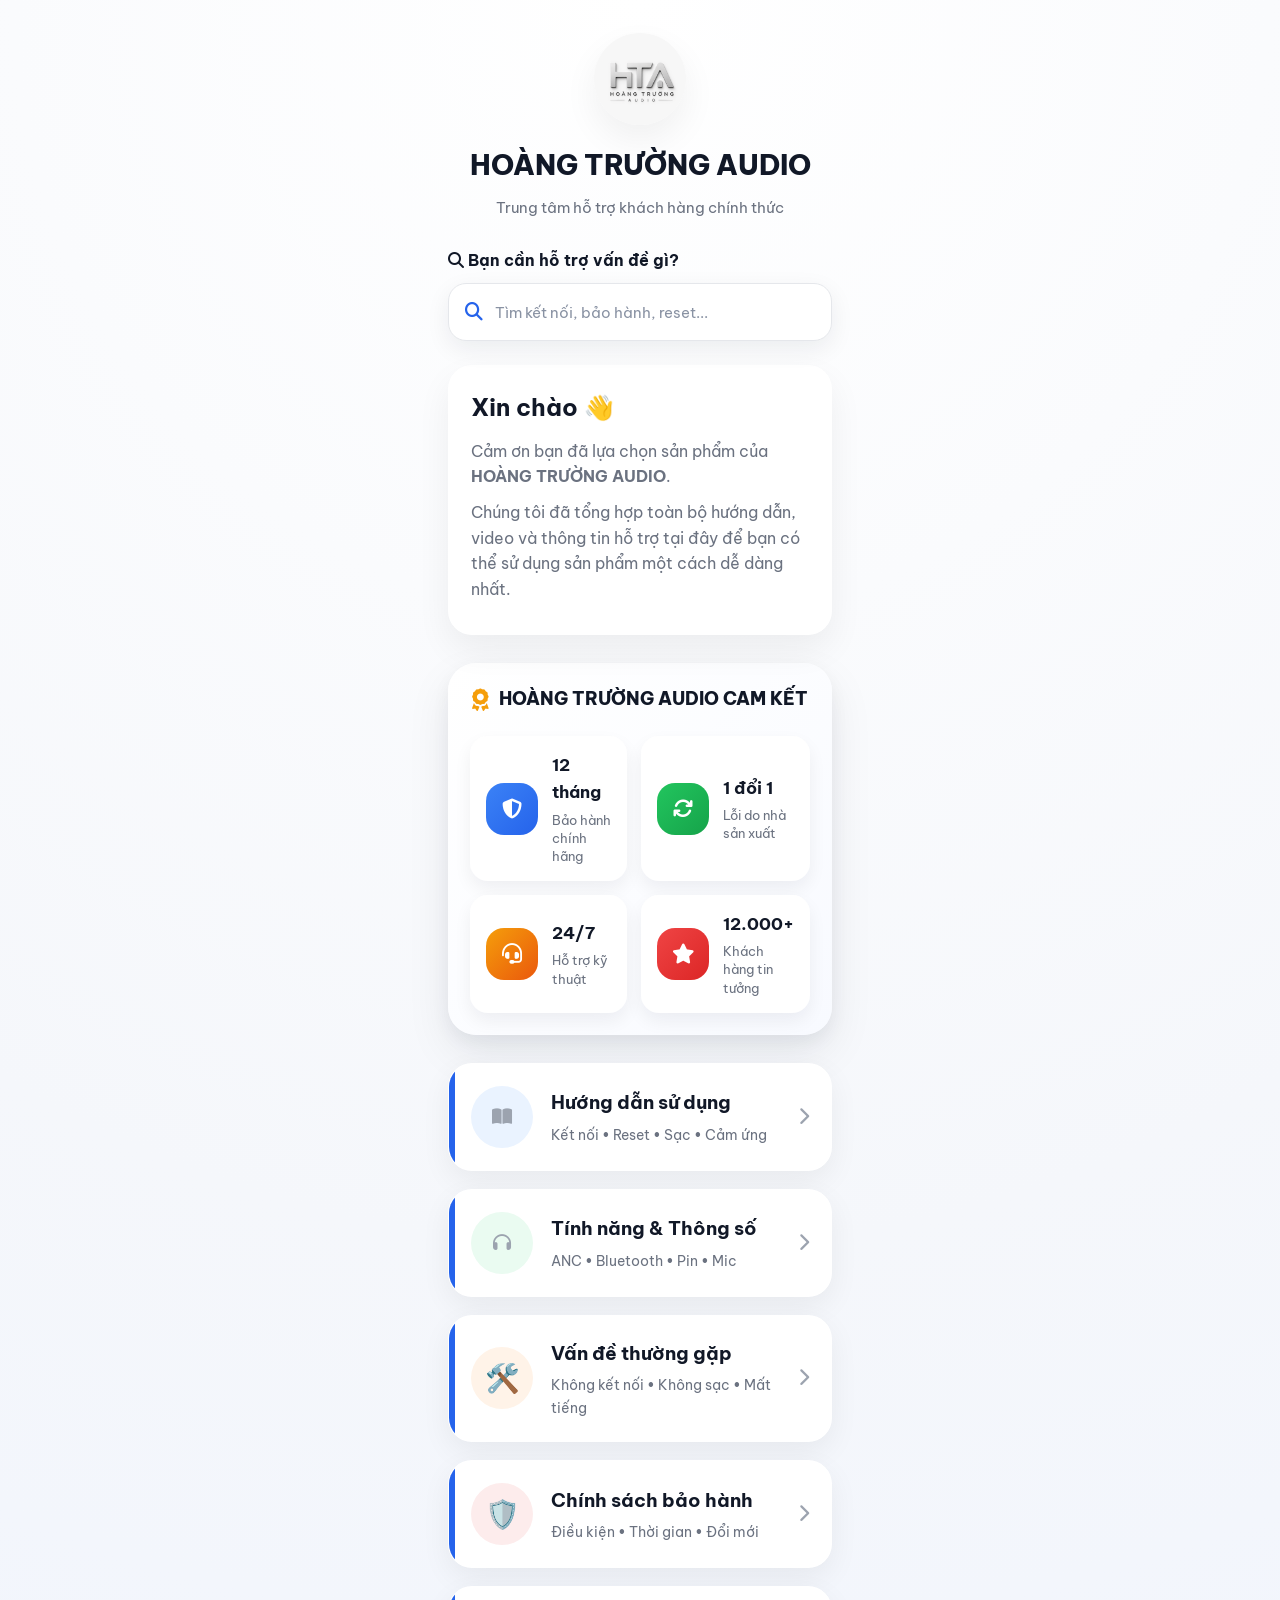
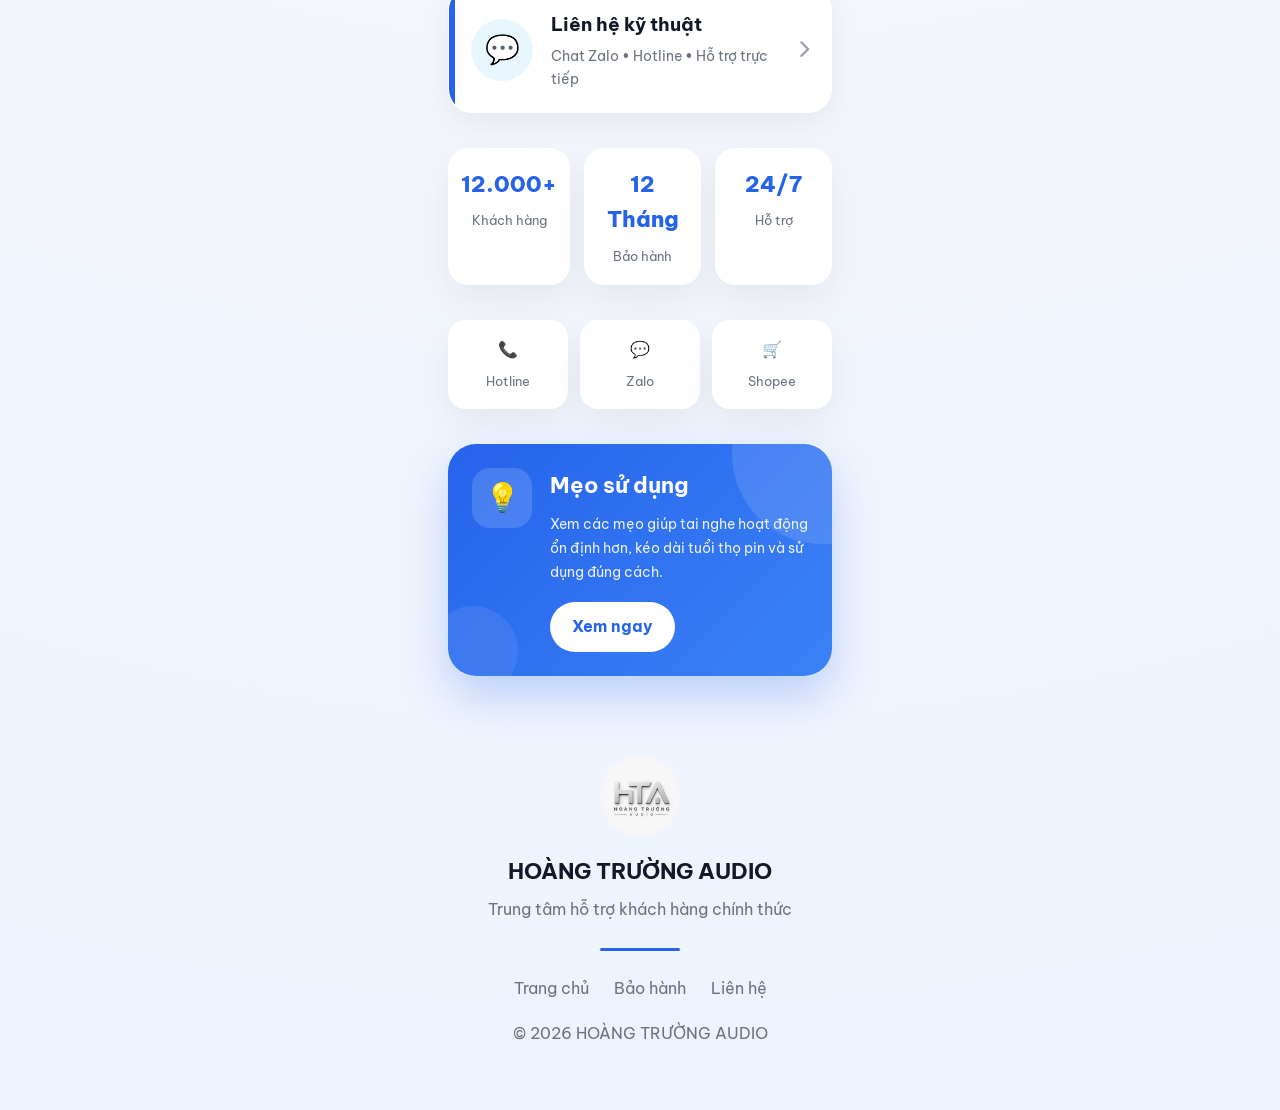
<file: index.html>
<!DOCTYPE html>
<html lang="vi">

<head>

    <meta charset="UTF-8">

    <meta name="viewport" content="width=device-width, initial-scale=1.0">

    <title>HOÀNG TRƯỜNG AUDIO | Trung tâm hỗ trợ khách hàng</title>

    <meta name="description"
        content="Trung tâm hỗ trợ chính thức của HOÀNG TRƯỜNG AUDIO. Hướng dẫn sử dụng, khắc phục sự cố, bảo hành và liên hệ kỹ thuật.">

    <meta name="theme-color" content="#2563EB">

    <!-- Google Font -->

    <link rel="preconnect" href="https://fonts.googleapis.com">

    <link rel="preconnect" href="https://fonts.gstatic.com" crossorigin>

    <link href="https://fonts.googleapis.com/css2?family=Be+Vietnam+Pro:wght@300;400;500;600;700;800&display=swap"
        rel="stylesheet">

    <!-- Font Awesome -->

    <link rel="stylesheet"
        href="https://cdnjs.cloudflare.com/ajax/libs/font-awesome/6.7.2/css/all.min.css">

    <!-- CSS -->

    <link rel="stylesheet" href="assets/css/style.css">


    <!-- HTA SMART SEARCH: styles -->
    <style>
      .hta-search{position:relative;margin:20px 0 24px;z-index:30;text-align:left}
      .hta-search label{display:block;font-size:16px;font-weight:700;color:#111827;margin:0 0 10px}
      .hta-search-field{display:flex;align-items:center;gap:12px;background:#fff;border:1px solid #e5e7eb;border-radius:18px;padding:0 16px;box-shadow:0 8px 25px rgba(15,23,42,.07)}
      .hta-search-field:focus-within{border-color:#2563eb;box-shadow:0 0 0 3px rgba(37,99,235,.12)}
      .hta-search-field>i{color:#2563eb;font-size:18px}
      #htaSearch{width:100%;min-width:0;height:56px;border:0;outline:0;background:transparent;font:inherit;font-size:15px;color:#111827}
      #htaSearch::placeholder{color:#8992a3}
      .hta-results{position:absolute;left:0;right:0;top:100%;margin-top:8px;max-height:340px;overflow:auto;background:#fff;border:1px solid #e5e7eb;border-radius:18px;box-shadow:0 18px 42px rgba(15,23,42,.16);padding:6px}
      .hta-results[hidden]{display:none}
      .hta-result{display:flex;align-items:center;gap:12px;padding:12px;border-radius:12px;text-decoration:none;color:#111827}
      .hta-result:hover,.hta-result:focus-visible{background:#eff6ff;outline:none}
      .hta-result>i{width:24px;text-align:center;color:#2563eb;font-size:18px;flex-shrink:0}
      .hta-result-text{display:block;min-width:0;flex:1}
      .hta-result-text strong{display:block;font-size:14px;font-weight:700;line-height:1.4}
      .hta-result-text small{display:block;color:#64748b;font-size:12px;margin-top:3px;line-height:1.4}
      .hta-empty{padding:15px;font-size:13px;color:#64748b;line-height:1.6}
      .hta-advice{padding:12px 14px;margin:5px 4px 8px;border-radius:13px;background:#eff6ff;color:#1e3a8a;font-size:13px;line-height:1.6}
      .hta-advice strong{display:block;margin-bottom:4px}
      .hta-advice p{margin:0}
      .hta-hint{padding:7px 12px;color:#64748b;font-size:12px}
      @media(max-width:400px){.hta-search label{font-size:15px}#htaSearch{font-size:14px}}
    </style>

    <link rel="icon" href="assets/images/favicon.png">
</head>

<body>

<div class="container">

<!-- ===========================
        HEADER
=========================== -->

<header class="hero">

    <div class="logo">

        <img src="assets/images/logo.png"
            alt="HOÀNG TRƯỜNG AUDIO">

    </div>

    <h1>

        HOÀNG TRƯỜNG AUDIO

    </h1>

    <p>

        Trung tâm hỗ trợ khách hàng chính thức

    </p>

</header>

<!-- ===========================
        WELCOME
=========================== -->


<!-- HTA SMART SEARCH: start -->
<section class="hta-search" role="search" aria-label="Tìm kiếm hỗ trợ">
  <label for="htaSearch"><i class="fa-solid fa-magnifying-glass" aria-hidden="true"></i> Bạn cần hỗ trợ vấn đề gì?</label>
  <div class="hta-search-field">
    <i class="fa-solid fa-magnifying-glass" aria-hidden="true"></i>
    <input id="htaSearch" type="search" placeholder="Tìm kết nối, bảo hành, reset..." autocomplete="off" aria-controls="htaResults" aria-expanded="false" />
  </div>
  <div id="htaResults" class="hta-results" hidden aria-label="Gợi ý tìm kiếm"></div>
</section>
<!-- HTA SMART SEARCH: end -->

<section class="welcome">

    <h2>

        Xin chào 👋

    </h2>

    <p>

        Cảm ơn bạn đã lựa chọn sản phẩm của
        <strong>HOÀNG TRƯỜNG AUDIO</strong>.

    </p>

    <p>

        Chúng tôi đã tổng hợp toàn bộ hướng dẫn,
        video và thông tin hỗ trợ tại đây để
        bạn có thể sử dụng sản phẩm một cách
        dễ dàng nhất.

    </p>

</section>

<!-- ===========================
CAM KẾT DỊCH VỤ
=========================== -->

<section class="service-banner">

    <div class="service-title">

        <i class="fa-solid fa-award"></i>

        <span>HOÀNG TRƯỜNG AUDIO CAM KẾT</span>

    </div>

    <div class="service-grid">

        <div class="service-item">

            <div class="service-icon blue">

                <i class="fa-solid fa-shield-halved"></i>

            </div>

            <div>

                <h4>12 tháng</h4>

                <p>Bảo hành chính hãng</p>

            </div>

        </div>

        <div class="service-item">

            <div class="service-icon green">

                <i class="fa-solid fa-arrows-rotate"></i>

            </div>

            <div>

                <h4>1 đổi 1</h4>

                <p>Lỗi do nhà sản xuất</p>

            </div>

        </div>

        <div class="service-item">

            <div class="service-icon orange">

                <i class="fa-solid fa-headset"></i>

            </div>

            <div>

                <h4>24/7</h4>

                <p>Hỗ trợ kỹ thuật</p>

            </div>

        </div>

        <div class="service-item">

            <div class="service-icon red">

                <i class="fa-solid fa-star"></i>

            </div>

            <div>

                <h4>12.000+</h4>

                <p>Khách hàng tin tưởng</p>

            </div>

        </div>

    </div>

</section>

<!-- ===========================
        MENU
=========================== -->

<section class="menu">

    <a href="huong-dan.html" class="menu-card">

        <div class="menu-left">

            <div class="menu-icon blue">

                <i class="fa-solid fa-book-open"></i>

            </div>

            <div>

                <h3>

                    Hướng dẫn sử dụng

                </h3>

                <p>

                    Kết nối • Reset • Sạc • Cảm ứng

                </p>

            </div>

        </div>

        <i class="fa-solid fa-chevron-right"></i>

    </a>



    <a href="thong-so.html" class="menu-card">

        <div class="menu-left">

            <div class="menu-icon green">

                <i class="fa-solid fa-headphones"></i>

            </div>

            <div>

                <h3>

                    Tính năng & Thông số

                </h3>

                <p>

                    ANC • Bluetooth • Pin • Mic

                </p>

            </div>

        </div>

        <i class="fa-solid fa-chevron-right"></i>

    </a>
    <!-- ===========================
            MENU CARD 3
    =========================== -->

    <a href="van-de.html" class="menu-card">

        <div class="menu-left">

            <div class="menu-icon orange">

                🛠️

            </div>

            <div>

                <h3>

                    Vấn đề thường gặp

                </h3>

                <p>

                    Không kết nối • Không sạc • Mất tiếng

                </p>

            </div>

        </div>

        <i class="fa-solid fa-chevron-right"></i>

    </a>





    <!-- ===========================
            MENU CARD 4
    =========================== -->

    <a href="bao-hanh.html" class="menu-card">

        <div class="menu-left">

            <div class="menu-icon red">

                🛡️

            </div>

            <div>

                <h3>

                    Chính sách bảo hành

                </h3>

                <p>

                    Điều kiện • Thời gian • Đổi mới

                </p>

            </div>

        </div>

        <i class="fa-solid fa-chevron-right"></i>

    </a>





    <!-- ===========================
            MENU CARD 5
    =========================== -->

    <a href="lien-he.html" class="menu-card">

        <div class="menu-left">

            <div class="menu-icon zalo">

                💬

            </div>

            <div>

                <h3>

                    Liên hệ kỹ thuật

                </h3>

                <p>

                    Chat Zalo • Hotline • Hỗ trợ trực tiếp

                </p>

            </div>

        </div>

        <i class="fa-solid fa-chevron-right"></i>

    </a>

</section>





<!-- ===========================
        SERVICE
=========================== -->

<section class="service">

    <div class="service-card">

        <h2>

            12.000+

        </h2>

        <span>

            Khách hàng

        </span>

    </div>

    <div class="service-card">

        <h2>

            12 Tháng

        </h2>

        <span>

            Bảo hành

        </span>

    </div>

    <div class="service-card">

        <h2>

            24/7

        </h2>

        <span>

            Hỗ trợ

        </span>

    </div>

</section>





<!-- ===========================
        CONTACT BAR
=========================== -->

<section class="contact-bar">

    <a href="tel:0985500095">

        📞

        <span>

            Hotline

        </span>

    </a>

    <a href="https://zalo.me/0985500095">

        💬

        <span>

            Zalo

        </span>

    </a>

    <a href="https://shopee.vn/shop/1524073190">

        🛒

        <span>

            Shopee

        </span>

    </a>

</section>

<!-- ==========================================
        HỖ TRỢ NHANH
========================================== -->

<section class="tips">

    <div class="tips-box">

        <div class="tips-icon">
            💡
        </div>

        <div class="tips-content">

            <h3>Mẹo sử dụng</h3>

            <p>

                Xem các mẹo giúp tai nghe hoạt động ổn định hơn,
                kéo dài tuổi thọ pin và sử dụng đúng cách.

            </p>

            <a href="meo-su-dung.html" class="tips-button">

                Xem ngay

            </a>

        </div>

    </div>

</section>





<!-- ==========================================
        FOOTER
========================================== -->

<footer class="footer">

    <img src="assets/images/logo.png"
        alt="HOÀNG TRƯỜNG AUDIO">

    <h3>

        HOÀNG TRƯỜNG AUDIO

    </h3>

    <p>

        Trung tâm hỗ trợ khách hàng chính thức

    </p>

    <div class="footer-divider"></div>

    <div class="footer-links">

        <a href="index.html">

            Trang chủ

        </a>

        <a href="bao-hanh.html">

            Bảo hành

        </a>

        <a href="lien-he.html">

            Liên hệ

        </a>

    </div>

    <p class="copyright">

        © 2026 HOÀNG TRƯỜNG AUDIO

    </p>

</footer>

</div>

<script src="assets/js/app.js"></script>


<!-- HTA SMART SEARCH: script -->
<script>
(function () {
  'use strict';
  const input = document.getElementById('htaSearch');
  const results = document.getElementById('htaResults');
  if (!input || !results) return;

  // Các đường dẫn trang con giữ đúng theo menu của website hiện tại.
  const entries = [
    {title:'Hướng dẫn kết nối tai nghe',desc:'Kết nối iPhone, Android, Bluetooth',keywords:'ket noi bluetooth ghep doi iphone ios android tai nghe',url:'huong-dan.html#bluetooth',icon:'fa-headphones'},
    {title:'Cách reset tai nghe',desc:'Khôi phục và ghép nối lại',keywords:'reset khoi phuc cai dat lai tai nghe',url:'huong-dan.html#reset',icon:'fa-rotate'},
    {title:'Hướng dẫn sạc tai nghe',desc:'Sạc pin và hộp sạc',keywords:'sac pin hop sac sac khong vao',url:'huong-dan.html',icon:'fa-battery-half'},
    {title:'Hướng dẫn cảm ứng',desc:'Điều khiển và sử dụng tai nghe',keywords:'cam ung cham dieu khien nhac am luong',url:'huong-dan.html',icon:'fa-hand-pointer'},
    {title:'Tính năng & Thông số',desc:'ANC, Bluetooth, pin, mic',keywords:'tinh nang thong so san pham anc bluetooth pin mic',url:'thong-so.html',icon:'fa-headphones'},
    {title:'Vấn đề thường gặp',desc:'Không kết nối, không sạc, mất tiếng',keywords:'van de loi khong ket noi khong sac mat tieng',url:'van-de.html#bluetooth',icon:'fa-screwdriver-wrench'},
    {title:'Chính sách bảo hành',desc:'Điều kiện, thời gian, đổi mới',keywords:'bao hanh doi tra doi moi loi san xuat',url:'bao-hanh.html',icon:'fa-shield-halved'},
    {title:'Liên hệ kỹ thuật',desc:'Hotline, Zalo, hỗ trợ trực tiếp',keywords:'lien he ky thuat ho tro hotline zalo',url:'lien-he.html',icon:'fa-headset'},
    {title:'Mẹo sử dụng tai nghe',desc:'Giữ pin bền và sử dụng ổn định',keywords:'meo su dung pin ben bao quan',url:'meo-su-dung.html',icon:'fa-lightbulb'},
    {title:'Chat Zalo',desc:'Nhắn tin hỗ trợ khách hàng',keywords:'zalo chat nhan tin',url:'https://zalo.me/0985500095',icon:'fa-comments'},
    {title:'Facebook Messenger',desc:'Nhắn tin với cửa hàng',keywords:'facebook messenger fanpage',url:'https://m.me/103209069168975',icon:'fa-comment-dots'},
    {title:'Shopee',desc:'Ghé thăm cửa hàng',keywords:'shopee mua hang',url:'https://shopee.vn/shop/1524073190',icon:'fa-bag-shopping'},
    {title:'TikTok',desc:'Xem video và cửa hàng',keywords:'tiktok shop video',url:'https://www.tiktok.com/@hoangtruongstore',icon:'fa-play'}
  ];
  function normalize(value) {
    return value.toLocaleLowerCase('vi').normalize('NFD').replace(/[\u0300-\u036f]/g, '').replace(/đ/g, 'd').trim();
  }
  // Nhóm vấn đề được biên soạn sẵn, hoạt động offline, không gọi AI.
  const issues = [
    {title:'Tai nghe tự dừng nhạc khi đeo', desc:'Tắt tự động phát hiện tai nghe trên iPhone', words:['tu dung nhac','dung nhac','tu tam dung','thao tai','cam bien','phat hien tai nghe','deo long','nhac tu dung'], advice:'Nếu tai nghe tự tạm dừng nhạc khi đeo lỏng, hãy thử tắt Tự động phát hiện tai nghe trong Cài đặt → Bluetooth → (i) của tai nghe trên iPhone (nếu có tùy chọn).', url:'van-de.html#disconnect'},

    {title:'Tai nghe bị ngắt kết nối liên tục', desc:'Bluetooth chập chờn, âm thanh ngắt quãng', words:['ngat','dut quang','chap chon','mat ket noi','roi ket noi','tu ngat','ngat quang'], advice:'Thử sạc đầy tai nghe, giữ điện thoại ở gần, tắt rồi bật Bluetooth và ghép nối lại. Nếu vẫn bị ngắt, thử kết nối với điện thoại khác.', url:'van-de.html#disconnect'},
    {title:'Tai nghe chỉ nghe được một bên', desc:'Một bên không phát tiếng hoặc mất âm thanh', words:['mot ben','1 ben','ben trai','ben phai','mat tieng','khong nghe'], advice:'Kiểm tra pin hai tai, vệ sinh nhẹ điểm tiếp xúc sạc, sau đó quên thiết bị Bluetooth và ghép nối lại.', url:'van-de.html#one'},
    {title:'Tai nghe không sạc hoặc nhanh hết pin', desc:'Hộp sạc, pin yếu, không nhận sạc', words:['khong sac','sac khong vao','het pin','hao pin','pin yeu','nhanh het pin','hop sac'], advice:'Kiểm tra dây và củ sạc, làm sạch nhẹ chân tiếp xúc khô, thử nguồn sạc khác. Ngừng sử dụng nếu thiết bị nóng bất thường hoặc phồng pin.', url:'van-de.html#charge'},
    {title:'Tai nghe không kết nối Bluetooth', desc:'Không tìm thấy tai nghe, ghép đôi thất bại', words:['khong ket noi','khong tim thay','khong ghep','bluetooth','ghep doi','ket noi'], advice:'Bật Bluetooth, mở hộp tai nghe, đưa tai nghe vào chế độ ghép nối theo hướng dẫn từng mẫu. Nếu đã kết nối máy cũ, hãy ngắt kết nối ở máy đó.', url:'van-de.html#bluetooth'},
    {title:'Reset tai nghe và kết nối lại', desc:'Khôi phục ghép nối khi tai nghe gặp lỗi', words:['reset','khoi phuc','cai dat lai','dat lai'], advice:'Cách reset có thể khác nhau giữa AP2, AP3, Pro Gen 2 và AP4. Chọn đúng mẫu tai nghe trong hướng dẫn trước khi thao tác.', url:'huong-dan.html#reset'},
    {title:'Mic tai nghe nhỏ hoặc không hoạt động', desc:'Không nghe tiếng khi gọi điện', words:['mic','micro','khong noi','khong thu am','noi nho','goi dien'], advice:'Kiểm tra quyền dùng micro của ứng dụng, chọn đúng đầu vào âm thanh và thử ghi âm bằng ứng dụng khác.', url:'lien-he.html'},
    {title:'Âm lượng tai nghe quá nhỏ hoặc quá to', desc:'Điều chỉnh âm thanh, kiểm tra thiết bị', words:['am luong','qua to','qua nho','nho tieng','to tieng'], advice:'Kiểm tra âm lượng trên cả điện thoại và tai nghe, cài đặt cân bằng âm thanh và giới hạn âm lượng trên thiết bị.', url:'van-de.html#volume'},
    {title:'Bảo hành và đổi mới tai nghe', desc:'Thời hạn và điều kiện bảo hành', words:['bao hanh','doi moi','1 doi 1','loi san xuat','hoan tien'], advice:'Xem điều kiện bảo hành theo sản phẩm và thông tin đơn hàng. Có thể liên hệ cửa hàng để kiểm tra trường hợp cụ thể.', url:'bao-hanh.html'}
  ];
  function close() { results.hidden = true; input.setAttribute('aria-expanded','false'); }
  function addLink(e) {
    const a=document.createElement('a'); a.className='hta-result'; a.href=e.url;
    if (e.url.startsWith('https://')) { a.target='_blank'; a.rel='noopener noreferrer'; }
    const icon=document.createElement('i'); icon.className='fa-solid '+(e.icon||'fa-circle-question'); icon.setAttribute('aria-hidden','true');
    const content=document.createElement('span'); content.className='hta-result-text';
    const title=document.createElement('strong'); title.textContent=e.title;
    const desc=document.createElement('small'); desc.textContent=e.desc;
    content.append(title,desc); a.append(icon,content); results.appendChild(a);
  }
  function render() {
    const query=normalize(input.value).replace(/\s+/g,' ');
    results.replaceChildren();
    if(!query){close();return;}
    const tokens=query.split(' ').filter(x=>x.length>1);
    const scored=issues.map(issue=>{
      const title=normalize(issue.title+' '+issue.desc);
      const words=issue.words.map(normalize);
      let score=words.some(w=>query.includes(w)||w.includes(query))?12:0;
      if(title.includes(query))score+=8;
      score+=tokens.filter(t=>title.includes(t)||words.some(w=>w.includes(t))).length*2;
      return {issue,score};
    }).filter(x=>x.score>0).sort((a,b)=>b.score-a.score);
    const matches=entries.map(e=>{
      const haystack=normalize(e.title+' '+e.desc+' '+e.keywords);
      return {entry:e,score:haystack.includes(query)?10:tokens.filter(t=>haystack.includes(t)).length};
    }).filter(x=>x.score>0).sort((a,b)=>b.score-a.score);
    if(scored.length){
      const best=scored[0].issue;
      const advice=document.createElement('div'); advice.className='hta-advice';
      const heading=document.createElement('strong'); heading.textContent='Gợi ý xử lý nhanh: '+best.title;
      const detail=document.createElement('p'); detail.textContent=best.advice;
      advice.append(heading,detail); results.appendChild(advice);
    }
    const used=new Set();
    for(const {issue} of scored.slice(0,3)){
      if(used.has(issue.title))continue;
      addLink({title:issue.title,desc:issue.desc,url:issue.url,icon:'fa-screwdriver-wrench'});
      used.add(issue.title);
    }
    for(const {entry} of matches){
      if(used.size>=6)break;
      if(used.has(entry.title))continue;
      addLink(entry);used.add(entry.title);
    }
    if(!scored.length&&!matches.length){
      const hint=document.createElement('div');hint.className='hta-hint';
      hint.textContent='Chưa có hướng dẫn riêng cho vấn đề này. Bạn có thể xem các mục hỗ trợ hoặc nhắn kỹ thuật:';
      results.appendChild(hint);
      addLink({title:'Vấn đề thường gặp',desc:'Kiểm tra các lỗi phổ biến',url:'van-de.html',icon:'fa-screwdriver-wrench'});
      addLink({title:'Hướng dẫn sử dụng',desc:'Kết nối, reset và sạc tai nghe',url:'huong-dan.html',icon:'fa-headphones'});
    }
    if(!used.has('Chat Zalo')) addLink({title:'Chat Zalo để được hỗ trợ',desc:'Trao đổi trực tiếp với kỹ thuật',url:'https://zalo.me/0985500095',icon:'fa-comments'});
    results.hidden=false;input.setAttribute('aria-expanded','true');
  }
  input.addEventListener('input',render);
  input.addEventListener('keydown',event => {
    if(event.key==='Escape') close();
    if(event.key==='Enter' && !results.hidden) {
      const first=results.querySelector('a');
      if(first) { event.preventDefault(); first.click(); }
    }
  });
  document.addEventListener('click',event => { if(!event.target.closest('.hta-search')) close(); });
})();
</script>

</body>

</html>
</file>
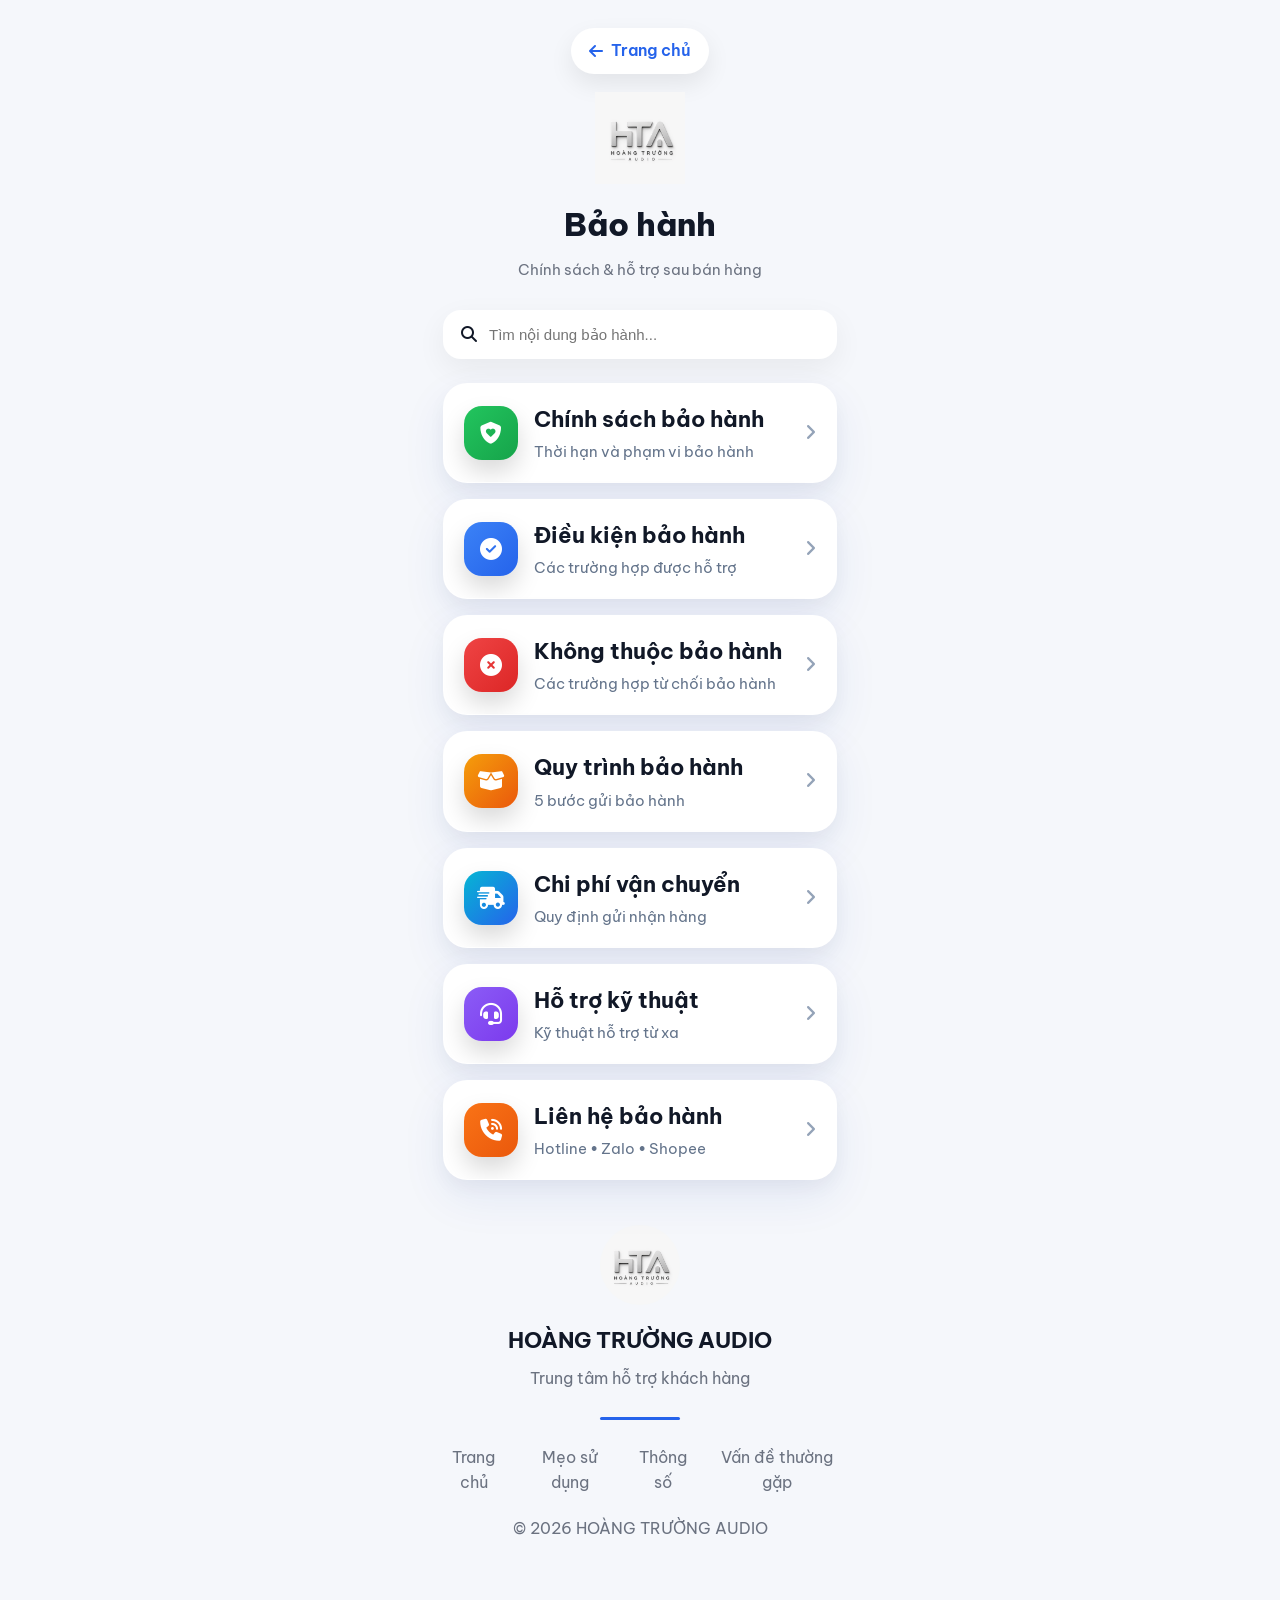
<file: bao-hanh.html>
<!DOCTYPE html>
<html lang="vi">

<head>

<meta charset="UTF-8">

<meta name="viewport"
content="width=device-width, initial-scale=1.0">

<title>Bảo hành | HOÀNG TRƯỜNG AUDIO</title>

<link rel="icon"
href="assets/images/favicon.png">

<link rel="stylesheet"
href="assets/css/style.css">

<link rel="stylesheet"
href="assets/css/guide.css">

<link rel="preconnect"
href="https://fonts.googleapis.com">

<link rel="preconnect"
href="https://fonts.gstatic.com"
crossorigin>

<link href="https://fonts.googleapis.com/css2?family=Be+Vietnam+Pro:wght@400;500;600;700;800&display=swap"
rel="stylesheet">

<link rel="stylesheet"
href="https://cdnjs.cloudflare.com/ajax/libs/font-awesome/6.5.2/css/all.min.css">

</head>

<body>

<div class="page">

<header class="guide-header">

<a href="index.html"
class="back-btn">

<i class="fa-solid fa-arrow-left"></i>

<span>Trang chủ</span>

</a>

<img
src="assets/images/logo.png"
class="logo"
alt="HOÀNG TRƯỜNG AUDIO">

<h1>

Bảo hành

</h1>

<p>

Chính sách & hỗ trợ sau bán hàng

</p>

</header>

<!-- ==========================
Ô TÌM KIẾM
========================== -->

<section class="search-box">

<i class="fa-solid fa-magnifying-glass"></i>

<input
type="text"
id="searchWarranty"
placeholder="Tìm nội dung bảo hành...">

</section>

<!-- ==========================
DANH SÁCH
========================== -->

<section class="guide-grid">

<!-- Chính sách -->

<div
class="guide-card"
data-warranty="policy">

<div class="left">

<div
class="icon"
style="background:linear-gradient(135deg,#22C55E,#16A34A);">

<i class="fa-solid fa-shield-heart"></i>

</div>

<div>

<h3>

Chính sách bảo hành

</h3>

<p>

Thời hạn và phạm vi bảo hành

</p>

</div>

</div>

<i class="fa-solid fa-angle-right arrow"></i>

</div>

<!-- Điều kiện -->

<div
class="guide-card"
data-warranty="condition">

<div class="left">

<div
class="icon"
style="background:linear-gradient(135deg,#3B82F6,#2563EB);">

<i class="fa-solid fa-circle-check"></i>

</div>

<div>

<h3>

Điều kiện bảo hành

</h3>

<p>

Các trường hợp được hỗ trợ

</p>

</div>

</div>

<i class="fa-solid fa-angle-right arrow"></i>

</div>

<!-- Không bảo hành -->

<div
class="guide-card"
data-warranty="reject">

<div class="left">

<div
class="icon"
style="background:linear-gradient(135deg,#EF4444,#DC2626);">

<i class="fa-solid fa-circle-xmark"></i>

</div>

<div>

<h3>

Không thuộc bảo hành

</h3>

<p>

Các trường hợp từ chối bảo hành

</p>

</div>

</div>

<i class="fa-solid fa-angle-right arrow"></i>

</div>

<!-- Quy trình -->

<div
class="guide-card"
data-warranty="process">

<div class="left">

<div
class="icon"
style="background:linear-gradient(135deg,#F59E0B,#EA580C);">

<i class="fa-solid fa-box-open"></i>

</div>

<div>

<h3>

Quy trình bảo hành

</h3>

<p>

5 bước gửi bảo hành

</p>

</div>

</div>

<i class="fa-solid fa-angle-right arrow"></i>

</div>

<!-- Chi phí vận chuyển -->

<div
class="guide-card"
data-warranty="shipping">

<div class="left">

<div
class="icon"
style="background:linear-gradient(135deg,#06B6D4,#2563EB);">

<i class="fa-solid fa-truck-fast"></i>

</div>

<div>

<h3>

Chi phí vận chuyển

</h3>

<p>

Quy định gửi nhận hàng

</p>

</div>

</div>

<i class="fa-solid fa-angle-right arrow"></i>

</div>

<!-- Hỗ trợ kỹ thuật -->

<div
class="guide-card"
data-warranty="support">

<div class="left">

<div
class="icon"
style="background:linear-gradient(135deg,#8B5CF6,#7C3AED);">

<i class="fa-solid fa-headset"></i>

</div>

<div>

<h3>

Hỗ trợ kỹ thuật

</h3>

<p>

Kỹ thuật hỗ trợ từ xa

</p>

</div>

</div>

<i class="fa-solid fa-angle-right arrow"></i>

</div>

<!-- Liên hệ -->

<div
class="guide-card"
data-warranty="contact">

<div class="left">

<div
class="icon"
style="background:linear-gradient(135deg,#F97316,#EA580C);">

<i class="fa-solid fa-phone-volume"></i>

</div>

<div>

<h3>

Liên hệ bảo hành

</h3>

<p>

Hotline • Zalo • Shopee

</p>

</div>

</div>

<i class="fa-solid fa-angle-right arrow"></i>

</div>

</section>

<!-- ==========================
POPUP
========================== -->

<div
class="guide-modal"
id="warrantyModal">

<div class="guide-modal-box">

<button
class="close-modal"
id="closeWarranty">

<i class="fa-solid fa-xmark"></i>

</button>

<h2 id="warrantyTitle">

</h2>

<div id="warrantyContent">

</div>

<div class="modal-buttons">

<button
class="success"
id="understandBtn">

✓ Đã hiểu

</button>

<button
class="danger"
onclick="location.href='lien-he.html'">

💬 Liên hệ hỗ trợ

</button>

</div>

</div>

</div>

<!-- ==========================
FOOTER
========================== -->

<footer class="footer">

<img
src="assets/images/logo.png"
alt="HOÀNG TRƯỜNG AUDIO">

<h3>

HOÀNG TRƯỜNG AUDIO

</h3>

<p>

Trung tâm hỗ trợ khách hàng

</p>

<div class="footer-divider"></div>

<div class="footer-links">

<a href="index.html">

Trang chủ

</a>

<a href="meo-su-dung.html">

Mẹo sử dụng

</a>

<a href="thong-so.html">

Thông số

</a>

<a href="van-de.html">

Vấn đề thường gặp

</a>

</div>

<p class="copyright">

© 2026 HOÀNG TRƯỜNG AUDIO

</p>

</footer>

</div>

<!-- ==========================
JAVASCRIPT
========================== -->

<script src="assets/js/app.js"></script>

<script src="assets/js/warranty.js"></script>

</body>

</html>
</file>
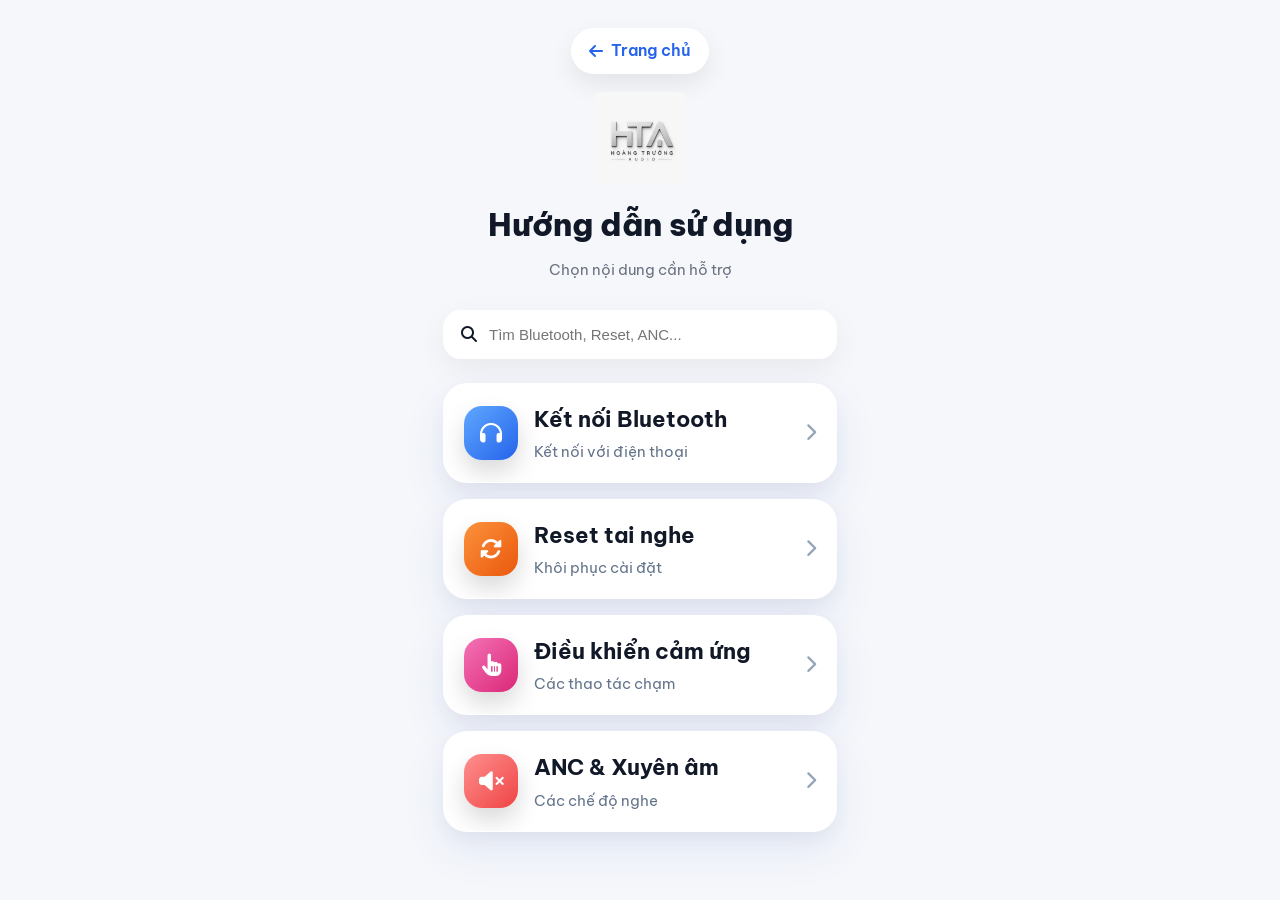
<file: huong-dan.html>
<!DOCTYPE html>
<html lang="vi">

<head>

<meta charset="UTF-8">

<meta name="viewport" content="width=device-width, initial-scale=1.0">

<title>Hướng dẫn sử dụng | HOÀNG TRƯỜNG AUDIO</title>

<link rel="stylesheet" href="assets/css/style.css">

<link rel="stylesheet" href="assets/css/guide.css">

<link rel="preconnect" href="https://fonts.googleapis.com">

<link rel="preconnect" href="https://fonts.gstatic.com" crossorigin>

<link href="https://fonts.googleapis.com/css2?family=Be+Vietnam+Pro:wght@400;500;600;700;800&display=swap" rel="stylesheet">

<link rel="stylesheet"
href="https://cdnjs.cloudflare.com/ajax/libs/font-awesome/6.7.2/css/all.min.css">

</head>

<body>

<div class="page">

<header class="guide-header">

<a href="index.html" class="back-btn">

<i class="fa-solid fa-arrow-left"></i>

<span>Trang chủ</span>

</a>

<img src="assets/images/logo.png"

class="logo"

alt="HTA">

<h1>

Hướng dẫn sử dụng

</h1>

<p>

Chọn nội dung cần hỗ trợ

</p>

</header>



<section class="search-box">

<i class="fa-solid fa-magnifying-glass"></i>

<input

type="text"

placeholder="Tìm Bluetooth, Reset, ANC..."

id="searchInput">

</section>



<section class="guide-grid">

<div class="guide-card"

data-guide="bluetooth">

<div class="left">

<div class="icon">

<i class="fa-solid fa-headphones"></i>

</div>

<div>

<h3>

Kết nối Bluetooth

</h3>

<p>

Kết nối với điện thoại

</p>

</div>

</div>

<i class="fa-solid fa-chevron-right arrow"></i>

</div>





<div class="guide-card"

data-guide="reset">

<div class="left">

<div class="icon">

<i class="fa-solid fa-rotate"></i>

</div>

<div>

<h3>

Reset tai nghe

</h3>

<p>

Khôi phục cài đặt

</p>

</div>

</div>

<i class="fa-solid fa-chevron-right arrow"></i>

</div>





<div class="guide-card"

data-guide="touch">

<div class="left">

<div class="icon">

<i class="fa-solid fa-hand-pointer"></i>

</div>

<div>

<h3>

Điều khiển cảm ứng

</h3>

<p>

Các thao tác chạm

</p>

</div>

</div>

<i class="fa-solid fa-chevron-right arrow"></i>

</div>





<div class="guide-card"

data-guide="anc">

<div class="left">

<div class="icon">

<i class="fa-solid fa-volume-xmark"></i>

</div>

<div>

<h3>

ANC & Xuyên âm

</h3>

<p>

Các chế độ nghe

</p>

</div>

</div>

<i class="fa-solid fa-chevron-right arrow"></i>

</div>

</section>

<!-- ===========================
POPUP HƯỚNG DẪN
=========================== -->

<div class="guide-modal" id="guideModal">

    <div class="guide-modal-box">

        <button class="close-modal" id="closeModal">

            <i class="fa-solid fa-xmark"></i>

        </button>

        <h2 id="modalTitle"></h2>

        <video
            id="modalVideo"
            controls
            playsinline
            width="100%">
        </video>

        <div id="modalContent"></div>

        <div class="modal-buttons">

            <button class="success">

                👍 Đã khắc phục

            </button>

            <button class="danger">

                💬 Liên hệ kỹ thuật

            </button>

        </div>

    </div>

</div>

<script src="assets/js/app.js"></script>
<script src="assets/js/guide.js"></script>


<!-- HƯỚNG DẪN RIÊNG: CẢM BIẾN PHÁT HIỆN TAI NGHE -->
<style>
#earDetectionModal[hidden]{display:none!important}
#earDetectionModal{position:fixed;inset:0;z-index:99999;background:rgba(15,23,42,.65);display:flex;align-items:center;justify-content:center;padding:18px}
#earDetectionModal .ear-panel{position:relative;background:white;border-radius:22px;width:min(100%,480px);max-height:90vh;overflow:auto;padding:26px 22px;box-shadow:0 22px 70px rgba(0,0,0,.22);font-family:'Be Vietnam Pro',sans-serif;color:#111827}
#earDetectionModal h2{font-size:21px;line-height:1.4;margin:0 36px 12px 0}
#earDetectionModal p,#earDetectionModal li{font-size:14px;line-height:1.8;color:#475569}
#earDetectionModal ol{padding-left:22px;margin:12px 0}
#earDetectionModal .ear-close{position:absolute;right:15px;top:14px;background:#f1f5f9;border:0;border-radius:50%;width:36px;height:36px;font-size:23px;cursor:pointer}
#earDetectionModal .ear-note{background:#eff6ff;border-radius:12px;padding:12px;margin-top:14px}
#earDetectionModal .ear-contact{display:block;text-align:center;background:#2563eb;color:white;padding:13px;border-radius:12px;text-decoration:none;margin-top:18px;font-weight:600}
</style>
<div id="earDetectionModal" role="dialog" aria-modal="true" aria-labelledby="earDetectionTitle" hidden>
  <div class="ear-panel">
    <button type="button" class="ear-close" aria-label="Đóng hướng dẫn">&times;</button>
    <h2 id="earDetectionTitle">🎧 Tai nghe tự dừng nhạc khi đeo</h2>
    <p><strong>Nguyên nhân có thể gặp:</strong> Tính năng tự động phát hiện tai nghe nhận nhầm rằng bạn đã tháo tai nghe khi đeo lỏng, khiến nhạc tạm dừng.</p>
    <p><strong>Cách tắt trên iPhone:</strong></p>
    <ol>
      <li>Kết nối tai nghe với iPhone.</li>
      <li>Vào <strong>Cài đặt → Bluetooth</strong>.</li>
      <li>Nhấn biểu tượng <strong>(i)</strong> cạnh tên tai nghe đang kết nối.</li>
      <li>Nếu có mục <strong>“Tự động phát hiện tai nghe”</strong>, hãy tắt mục đó.</li>
      <li>Đeo tai nghe và thử phát nhạc lại.</li>
    </ol>
    <p class="ear-note">Lưu ý: Hướng dẫn này dành cho iPhone và chỉ áp dụng với tai nghe có hỗ trợ tùy chọn trên. Nếu không thấy tùy chọn, hãy liên hệ kỹ thuật để được hướng dẫn theo đúng mẫu tai nghe.</p>
    <a class="ear-contact" href="https://zalo.me/0985500095" target="_blank" rel="noopener noreferrer">💬 Liên hệ kỹ thuật qua Zalo</a>
  </div>
</div>
<script>
(function(){
 const modal=document.getElementById('earDetectionModal');
 const closeBtn=modal.querySelector('.ear-close');
 let previousFocus=null;
 function openEar(){previousFocus=document.activeElement;modal.hidden=false;document.body.style.overflow='hidden';closeBtn.focus();}
 function closeEar(){modal.hidden=true;document.body.style.overflow='';if(location.hash==='#ear-detection')history.replaceState(null,'',location.pathname+location.search);if(previousFocus&&previousFocus.focus)previousFocus.focus();}
 closeBtn.addEventListener('click',closeEar);
 modal.addEventListener('click',e=>{if(e.target===modal)closeEar();});
 document.addEventListener('keydown',e=>{if(e.key==='Escape'&&!modal.hidden)closeEar();});
 function checkHash(){if(location.hash==='#ear-detection')openEar();}
 window.addEventListener('hashchange',checkHash);
 if(document.readyState==='loading')document.addEventListener('DOMContentLoaded',checkHash);else checkHash();
})();
</script>

<!-- Tự mở đúng hướng dẫn khi khách đến từ ô tìm kiếm -->
<script>
window.addEventListener('load', function () {
  const key = decodeURIComponent(location.hash.slice(1));
  if (!key) return;
  const card = Array.from(document.querySelectorAll('[data-guide]'))
    .find(el => el.getAttribute('data-guide') === key);
  if (!card) return;
  card.scrollIntoView({behavior:'smooth',block:'center'});
  // Kích hoạt chính trình xử lý popup đang có trong trang.
  setTimeout(() => card.click(), 250);
});
</script>
</body>

</html>

<link rel="icon" href="assets/images/favicon.png">
</file>
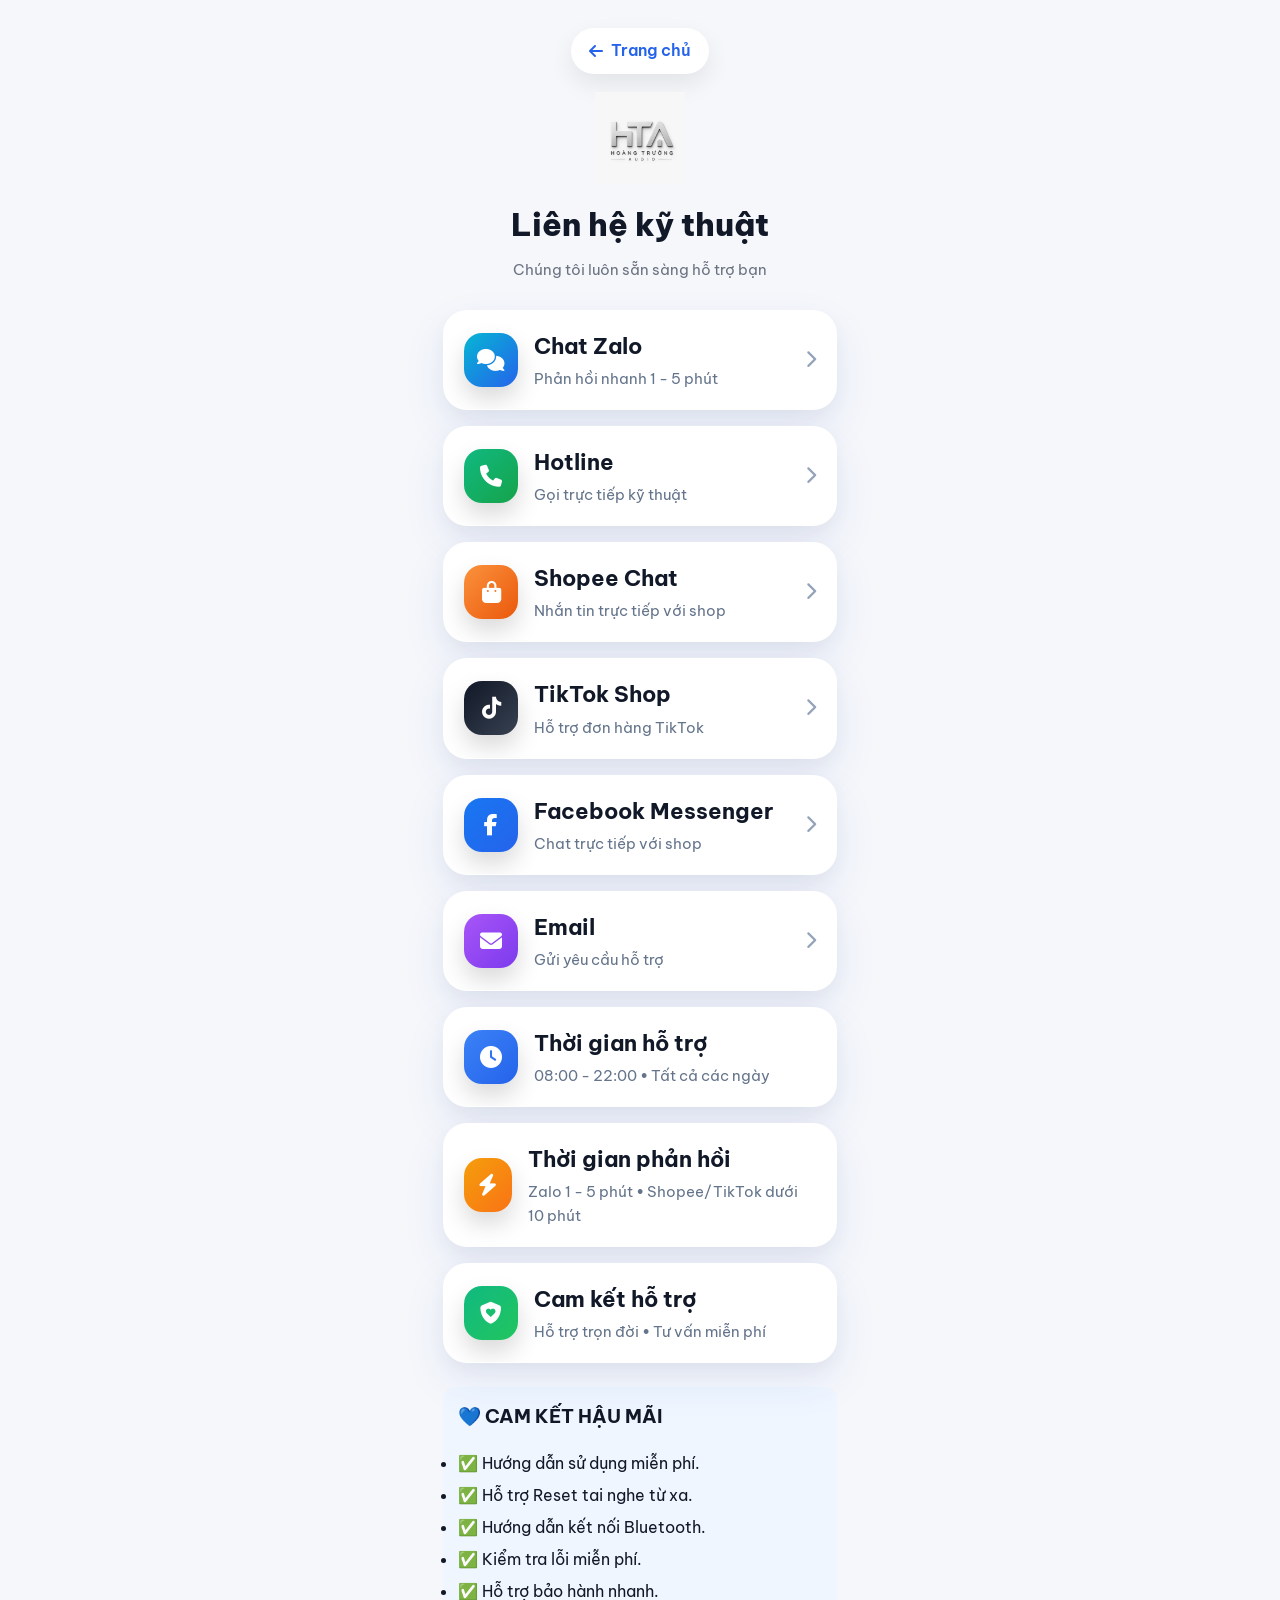
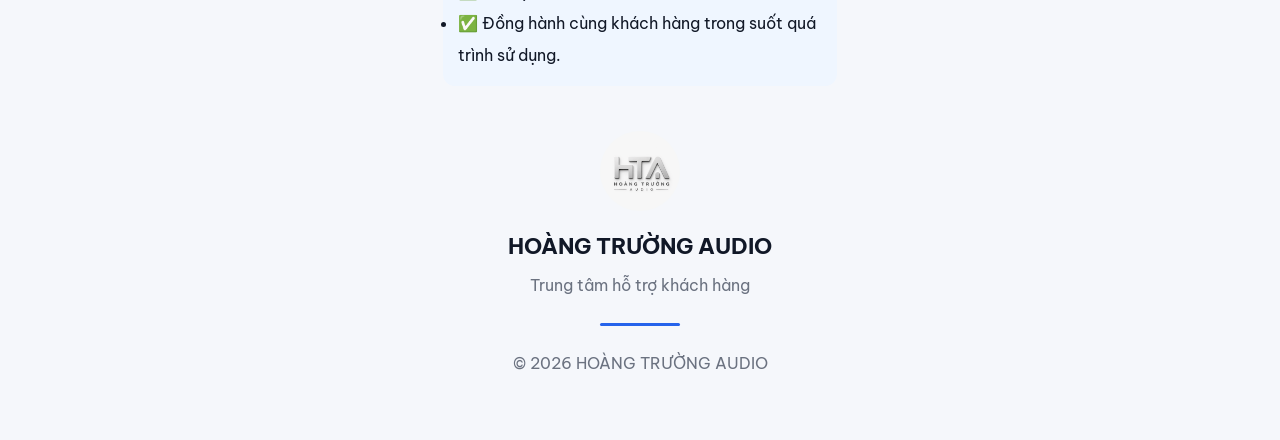
<file: lien-he.html>
<!DOCTYPE html>
<html lang="vi">

<head>

<meta charset="UTF-8">
<meta name="viewport" content="width=device-width, initial-scale=1.0">

<title>Liên hệ kỹ thuật | HOÀNG TRƯỜNG AUDIO</title>

<link rel="stylesheet" href="assets/css/style.css">
<link rel="stylesheet" href="assets/css/guide.css">

<link rel="preconnect" href="https://fonts.googleapis.com">
<link rel="preconnect" href="https://fonts.gstatic.com" crossorigin>

<link href="https://fonts.googleapis.com/css2?family=Be+Vietnam+Pro:wght@400;500;600;700;800&display=swap" rel="stylesheet">

<link rel="stylesheet"
href="https://cdnjs.cloudflare.com/ajax/libs/font-awesome/6.7.2/css/all.min.css">

<link rel="icon" href="assets/images/favicon.png">

</head>

<body>

<div class="page">

<header class="guide-header">

<a href="index.html" class="back-btn">

<i class="fa-solid fa-arrow-left"></i>

<span>Trang chủ</span>

</a>

<img src="assets/images/logo.png"
class="logo"
alt="HOÀNG TRƯỜNG AUDIO">

<h1>Liên hệ kỹ thuật</h1>

<p>Chúng tôi luôn sẵn sàng hỗ trợ bạn</p>

</header>

<section class="guide-grid">

<!-- ZALO -->

<div class="guide-card contact-btn"
onclick="window.open('https://zalo.me/0985500095','_blank')">

<div class="left">

<div class="icon"
style="background:linear-gradient(135deg,#06B6D4,#2563EB)">

<i class="fa-solid fa-comments"></i>

</div>

<div>

<h3>Chat Zalo</h3>

<p>Phản hồi nhanh 1 - 5 phút</p>

</div>

</div>

<i class="fa-solid fa-chevron-right arrow"></i>

</div>

<!-- HOTLINE -->

<div class="guide-card contact-btn"
onclick="location.href='tel:0985500095'">

<div class="left">

<div class="icon"
style="background:linear-gradient(135deg,#10B981,#16A34A)">

<i class="fa-solid fa-phone"></i>

</div>

<div>

<h3>Hotline</h3>

<p>Gọi trực tiếp kỹ thuật</p>

</div>

</div>

<i class="fa-solid fa-chevron-right arrow"></i>

</div>

<!-- SHOPEE -->

<div class="guide-card contact-btn"
onclick="window.open('https://shopee.vn/shop/1524073190','_blank')">

    <div class="left">

        <div class="icon"
        style="background:linear-gradient(135deg,#FB923C,#EA580C)">

            <i class="fa-solid fa-bag-shopping"></i>

        </div>

        <div>

            <h3>Shopee Chat</h3>

            <p>Nhắn tin trực tiếp với shop</p>

        </div>

    </div>

    <i class="fa-solid fa-chevron-right arrow"></i>

</div>

<!-- TIKTOK -->

<div class="guide-card contact-btn"
onclick="window.open('https://www.tiktok.com/@hoangtruongaudio','_blank')">

    <div class="left">

        <div class="icon"
        style="background:linear-gradient(135deg,#111827,#374151)">

            <i class="fa-brands fa-tiktok"></i>

        </div>

        <div>

            <h3>TikTok Shop</h3>

            <p>Hỗ trợ đơn hàng TikTok</p>

        </div>

    </div>

    <i class="fa-solid fa-chevron-right arrow"></i>

</div>

<!-- FACEBOOK -->

<div class="guide-card contact-btn"
onclick="window.open('https://m.me/103209069168975','_blank')">

    <div class="left">

        <div class="icon"
        style="background:linear-gradient(135deg,#1877F2,#2563EB)">

            <i class="fa-brands fa-facebook-f"></i>

        </div>

        <div>

            <h3>Facebook Messenger</h3>

            <p>Chat trực tiếp với shop</p>

        </div>

    </div>

    <i class="fa-solid fa-chevron-right arrow"></i>

</div>

<!-- EMAIL -->

<div class="guide-card contact-btn"
onclick="location.href='mailto:phukienhoangtruong@gmail.com'">

    <div class="left">

        <div class="icon"
        style="background:linear-gradient(135deg,#A855F7,#7C3AED)">

            <i class="fa-solid fa-envelope"></i>

        </div>

        <div>

            <h3>Email</h3>

            <p>Gửi yêu cầu hỗ trợ</p>

        </div>

    </div>

    <i class="fa-solid fa-chevron-right arrow"></i>

</div>

<!-- ==========================
THỜI GIAN HỖ TRỢ
========================== -->

<div class="guide-card">

    <div class="left">

        <div class="icon"
        style="background:linear-gradient(135deg,#3B82F6,#2563EB)">

            <i class="fa-solid fa-clock"></i>

        </div>

        <div>

            <h3>Thời gian hỗ trợ</h3>

            <p>08:00 - 22:00 • Tất cả các ngày</p>

        </div>

    </div>

</div>

<!-- ==========================
THỜI GIAN PHẢN HỒI
========================== -->

<div class="guide-card">

    <div class="left">

        <div class="icon"
        style="background:linear-gradient(135deg,#F59E0B,#F97316)">

            <i class="fa-solid fa-bolt"></i>

        </div>

        <div>

            <h3>Thời gian phản hồi</h3>

            <p>Zalo 1 - 5 phút • Shopee/TikTok dưới 10 phút</p>

        </div>

    </div>

</div>

<!-- ==========================
CAM KẾT HỖ TRỢ
========================== -->

<div class="guide-card">

    <div class="left">

        <div class="icon"
        style="background:linear-gradient(135deg,#10B981,#22C55E)">

            <i class="fa-solid fa-shield-heart"></i>

        </div>

        <div>

            <h3>Cam kết hỗ trợ</h3>

            <p>Hỗ trợ trọn đời • Tư vấn miễn phí</p>

        </div>

    </div>

</div>

</section>

<!-- ==========================
KHUNG CAM KẾT
========================== -->

<div class="guide-note" style="margin-top:24px;">

<h3 style="margin-bottom:15px;">

💙 CAM KẾT HẬU MÃI

</h3>

<ul style="line-height:2;">

<li>✅ Hướng dẫn sử dụng miễn phí.</li>

<li>✅ Hỗ trợ Reset tai nghe từ xa.</li>

<li>✅ Hướng dẫn kết nối Bluetooth.</li>

<li>✅ Kiểm tra lỗi miễn phí.</li>

<li>✅ Hỗ trợ bảo hành nhanh.</li>

<li>✅ Đồng hành cùng khách hàng trong suốt quá trình sử dụng.</li>

</ul>

</div>

<footer class="footer">

    <img src="assets/images/logo.png"
    alt="HOÀNG TRƯỜNG AUDIO">

    <h3>HOÀNG TRƯỜNG AUDIO</h3>

    <p>Trung tâm hỗ trợ khách hàng</p>

    <div class="footer-divider"></div>

    <p class="copyright">

        © 2026 HOÀNG TRƯỜNG AUDIO

    </p>

</footer>

</div>

<script src="assets/js/app.js"></script>

</body>
</html>
</file>
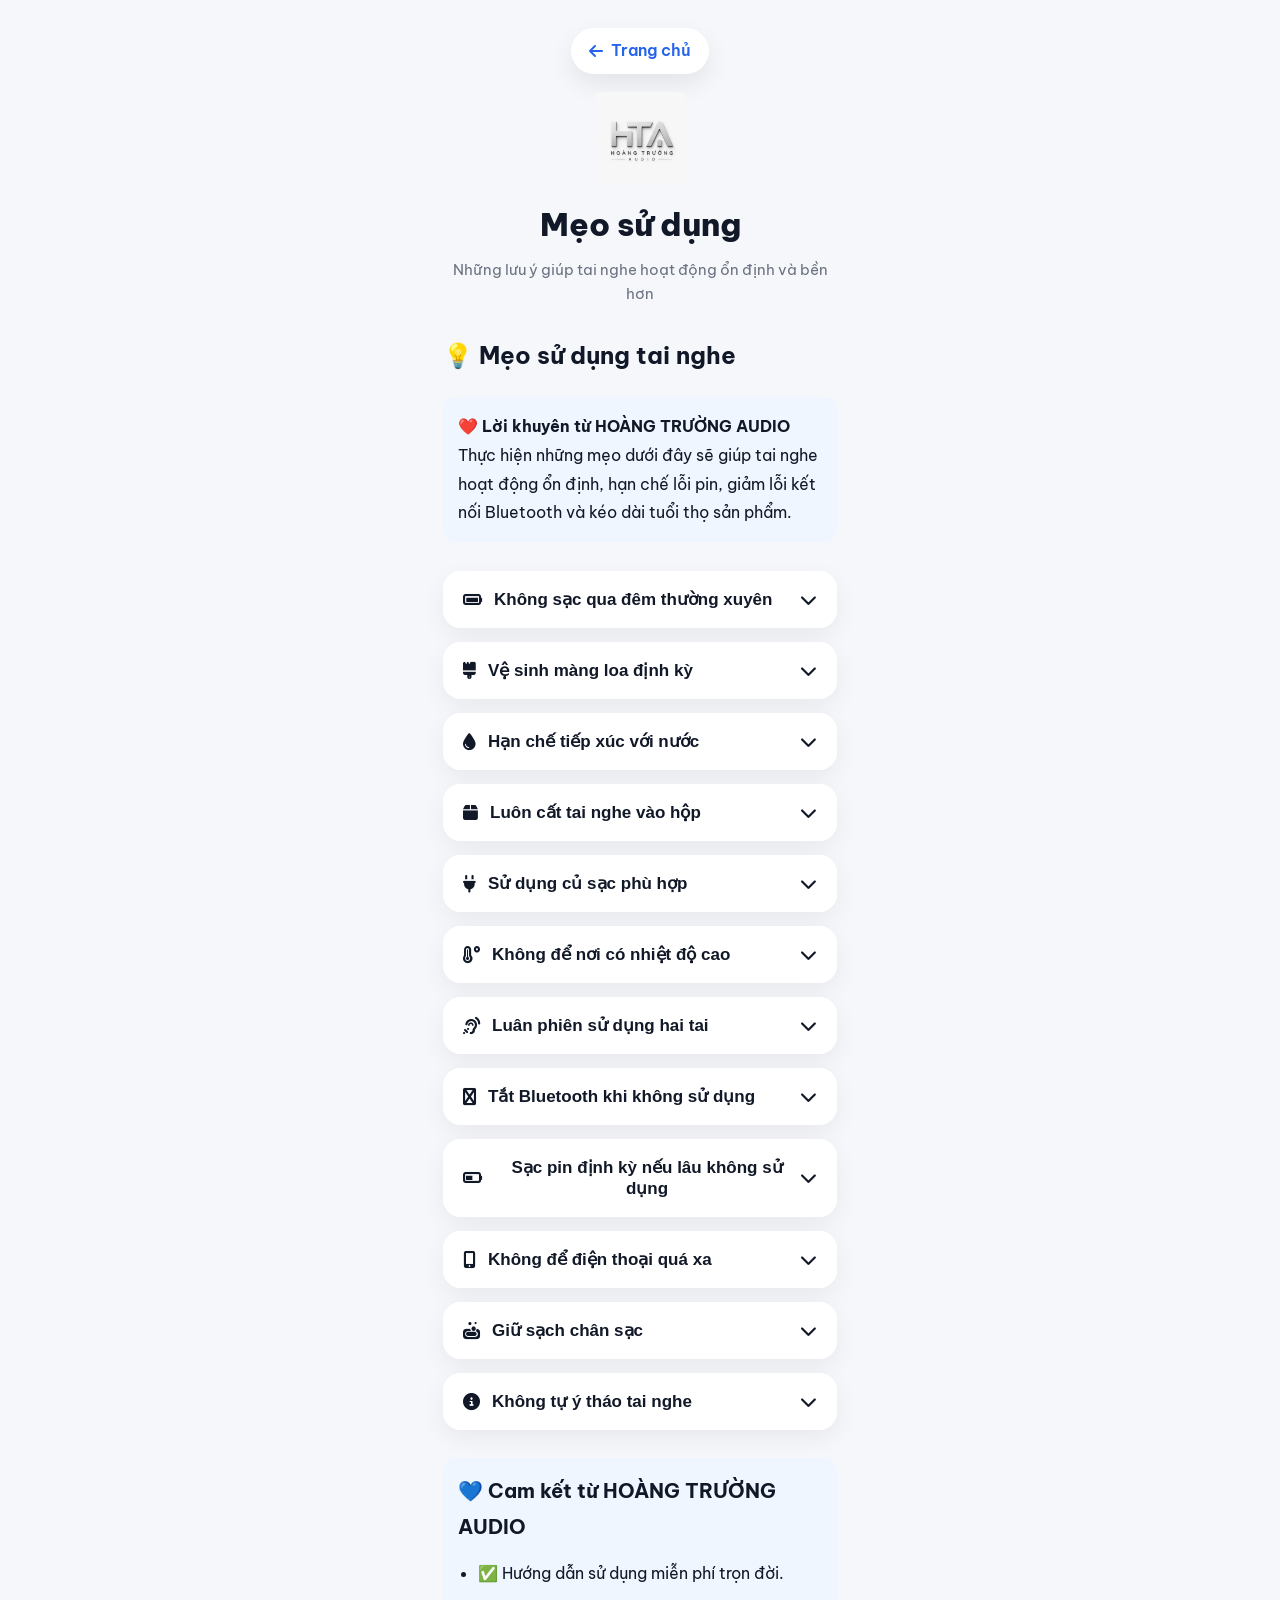
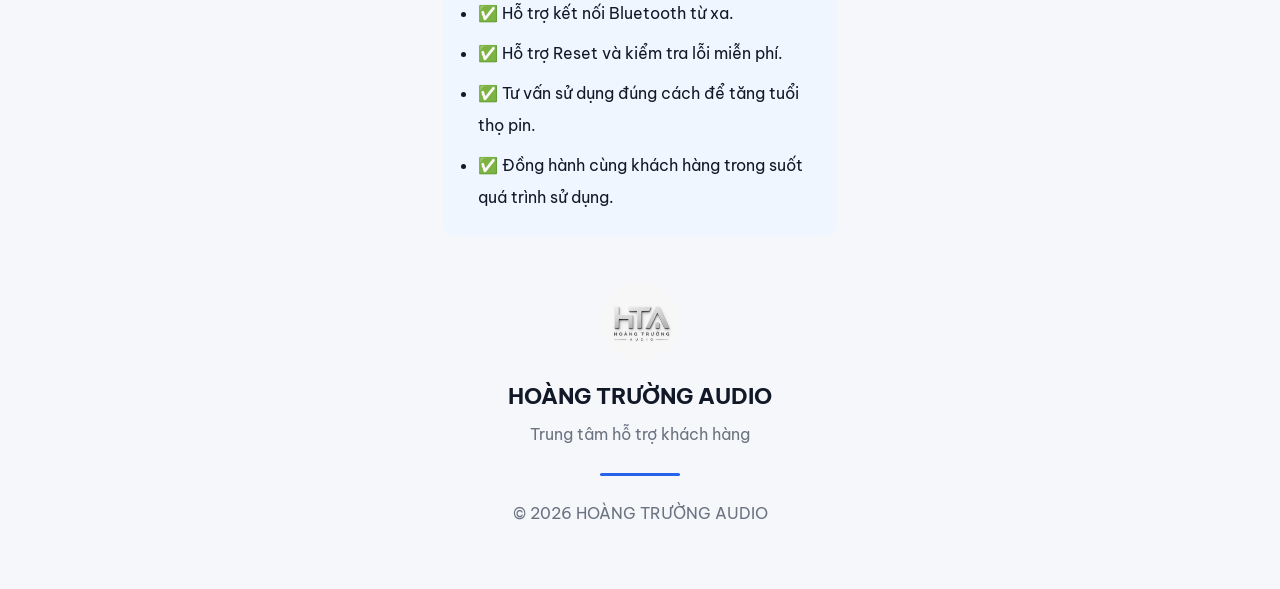
<file: meo-su-dung.html>
<!DOCTYPE html>
<html lang="vi">

<head>

<meta charset="UTF-8">

<meta name="viewport" content="width=device-width, initial-scale=1.0">

<title>Mẹo sử dụng | HOÀNG TRƯỜNG AUDIO</title>

<link rel="stylesheet" href="assets/css/style.css">
<link rel="stylesheet" href="assets/css/guide.css">

<link rel="preconnect" href="https://fonts.googleapis.com">
<link rel="preconnect" href="https://fonts.gstatic.com" crossorigin>

<link href="https://fonts.googleapis.com/css2?family=Be+Vietnam+Pro:wght@400;500;600;700;800&display=swap" rel="stylesheet">

<link rel="stylesheet"
href="https://cdnjs.cloudflare.com/ajax/libs/font-awesome/6.7.2/css/all.min.css">

<link rel="icon" href="assets/images/favicon.png">

</head>

<body>

<div class="page">

<header class="guide-header">

<a href="index.html" class="back-btn">

<i class="fa-solid fa-arrow-left"></i>

<span>Trang chủ</span>

</a>

<img
src="assets/images/logo.png"
class="logo"
alt="HOÀNG TRƯỜNG AUDIO">

<h1>

Mẹo sử dụng

</h1>

<p>

Những lưu ý giúp tai nghe hoạt động ổn định và bền hơn

</p>

</header>

<section class="guide-content-box">

<h2 style="margin-bottom:20px;">

💡 Mẹo sử dụng tai nghe

</h2>

<div class="guide-note">

<strong>❤️ Lời khuyên từ HOÀNG TRƯỜNG AUDIO</strong>

<p>

Thực hiện những mẹo dưới đây sẽ giúp tai nghe hoạt động ổn định,
hạn chế lỗi pin, giảm lỗi kết nối Bluetooth và kéo dài tuổi thọ sản phẩm.

</p>

</div>

<br>

<!-- =======================
ITEM 1
======================= -->

<div class="accordion-item">

<button class="accordion">

<span>

<i class="fa-solid fa-battery-full"></i>

Không sạc qua đêm thường xuyên

</span>

<i class="fa-solid fa-chevron-down"></i>

</button>

<div class="panel">

<p>

Khi pin đầy nên rút sạc.
Việc cắm sạc liên tục nhiều giờ mỗi ngày có thể làm giảm tuổi thọ pin sau thời gian dài sử dụng.

</p>

</div>

</div>

<!-- =======================
ITEM 2
======================= -->

<div class="accordion-item">

<button class="accordion">

<span>

<i class="fa-solid fa-brush"></i>

Vệ sinh màng loa định kỳ

</span>

<i class="fa-solid fa-chevron-down"></i>

</button>

<div class="panel">

<p>

Nên vệ sinh lưới loa khoảng 1–2 tuần/lần bằng cọ mềm hoặc tăm bông khô để âm thanh luôn rõ và không bị nhỏ tiếng.

</p>

</div>

</div>

<!-- =======================
ITEM 3
======================= -->

<div class="accordion-item">

<button class="accordion">

<span>

<i class="fa-solid fa-droplet"></i>

Hạn chế tiếp xúc với nước

</span>

<i class="fa-solid fa-chevron-down"></i>

</button>

<div class="panel">

<p>

Không nên ngâm nước, sử dụng dưới mưa lớn hoặc để tai nghe trong môi trường quá ẩm trong thời gian dài.

</p>

</div>

</div>

<!-- =======================
ITEM 4
======================= -->

<div class="accordion-item">

<button class="accordion">

<span>

<i class="fa-solid fa-box"></i>

Luôn cất tai nghe vào hộp

</span>

<i class="fa-solid fa-chevron-down"></i>

</button>

<div class="panel">

<p>

Sau khi sử dụng hãy đặt tai nghe vào hộp sạc để vừa sạc pin vừa tránh thất lạc và hạn chế bụi bẩn.

</p>

</div>

</div>

<!-- =======================
ITEM 5
======================= -->

<div class="accordion-item">

<button class="accordion">

<span>

<i class="fa-solid fa-plug"></i>

Sử dụng củ sạc phù hợp

</span>

<i class="fa-solid fa-chevron-down"></i>

</button>

<div class="panel">

<p>

Nên sử dụng củ sạc 5V-1A hoặc 5V-2A.
Hạn chế dùng củ sạc nhanh công suất quá cao hoặc không rõ nguồn gốc để bảo vệ pin.

</p>

</div>

</div>

<!-- =======================
ITEM 6
======================= -->

<div class="accordion-item">

<button class="accordion">

<span>

<i class="fa-solid fa-temperature-high"></i>

Không để nơi có nhiệt độ cao

</span>

<i class="fa-solid fa-chevron-down"></i>

</button>

<div class="panel">

<p>

Không để tai nghe trong ô tô dưới trời nắng hoặc gần nguồn nhiệt.
Nhiệt độ cao sẽ làm pin nhanh chai và giảm tuổi thọ linh kiện.

</p>

</div>

</div>

<!-- =======================
ITEM 7
======================= -->

<div class="accordion-item">

<button class="accordion">

<span>

<i class="fa-solid fa-ear-listen"></i>

Luân phiên sử dụng hai tai

</span>

<i class="fa-solid fa-chevron-down"></i>

</button>

<div class="panel">

<p>

Nếu thường xuyên chỉ sử dụng một bên tai nghe, pin hai bên sẽ hao không đều.
Hãy sử dụng cân bằng cả hai bên để tăng tuổi thọ pin.

</p>

</div>

</div>

<!-- =======================
ITEM 8
======================= -->

<div class="accordion-item">

<button class="accordion">

<span>

<i class="fa-solid fa-bluetooth-b"></i>

Tắt Bluetooth khi không sử dụng

</span>

<i class="fa-solid fa-chevron-down"></i>

</button>

<div class="panel">

<p>

Khi không sử dụng trong thời gian dài hãy tắt Bluetooth hoặc cất tai nghe vào hộp sạc để tránh hao pin.

</p>

</div>

</div>

<!-- =======================
ITEM 9
======================= -->

<div class="accordion-item">

<button class="accordion">

<span>

<i class="fa-solid fa-battery-half"></i>

Sạc pin định kỳ nếu lâu không sử dụng

</span>

<i class="fa-solid fa-chevron-down"></i>

</button>

<div class="panel">

<p>

Nếu không sử dụng trong nhiều tuần, hãy sạc khoảng 50–70% pin mỗi tháng để bảo vệ pin lithium.

</p>

</div>

</div>

<!-- =======================
ITEM 10
======================= -->

<div class="accordion-item">

<button class="accordion">

<span>

<i class="fa-solid fa-mobile-screen-button"></i>

Không để điện thoại quá xa

</span>

<i class="fa-solid fa-chevron-down"></i>

</button>

<div class="panel">

<p>

Khoảng cách kết nối ổn định là dưới 10 mét.
Hạn chế có nhiều tường hoặc vật cản giữa điện thoại và tai nghe.

</p>

</div>

</div>

<!-- =======================
ITEM 11
======================= -->

<div class="accordion-item">

<button class="accordion">

<span>

<i class="fa-solid fa-soap"></i>

Giữ sạch chân sạc

</span>

<i class="fa-solid fa-chevron-down"></i>

</button>

<div class="panel">

<p>

Thường xuyên lau sạch chân tiếp xúc của hộp sạc và tai nghe bằng khăn khô hoặc tăm bông để đảm bảo sạc ổn định.

</p>

</div>

</div>

<!-- =======================
ITEM 12
======================= -->

<div class="accordion-item">

<button class="accordion">

<span>

<i class="fa-solid fa-circle-info"></i>

Không tự ý tháo tai nghe

</span>

<i class="fa-solid fa-chevron-down"></i>

</button>

<div class="panel">

<p>

Không tự tháo hoặc sửa chữa khi chưa có hướng dẫn vì có thể làm hỏng linh kiện và mất quyền bảo hành.

</p>

</div>

</div>

<div class="guide-note" style="margin-top:28px;">

<h3 style="margin-bottom:12px;">

💙 Cam kết từ HOÀNG TRƯỜNG AUDIO

</h3>

<ul style="line-height:2;">

<li>✅ Hướng dẫn sử dụng miễn phí trọn đời.</li>

<li>✅ Hỗ trợ kết nối Bluetooth từ xa.</li>

<li>✅ Hỗ trợ Reset và kiểm tra lỗi miễn phí.</li>

<li>✅ Tư vấn sử dụng đúng cách để tăng tuổi thọ pin.</li>

<li>✅ Đồng hành cùng khách hàng trong suốt quá trình sử dụng.</li>

</ul>

</div>

</section>

<footer class="footer">

<img src="assets/images/logo.png"
alt="HOÀNG TRƯỜNG AUDIO">

<h3>

HOÀNG TRƯỜNG AUDIO

</h3>

<p>

Trung tâm hỗ trợ khách hàng

</p>

<div class="footer-divider"></div>

<p class="copyright">

© 2026 HOÀNG TRƯỜNG AUDIO

</p>

</footer>

</div>

<script src="assets/js/app.js"></script>

</body>

</html>
</file>
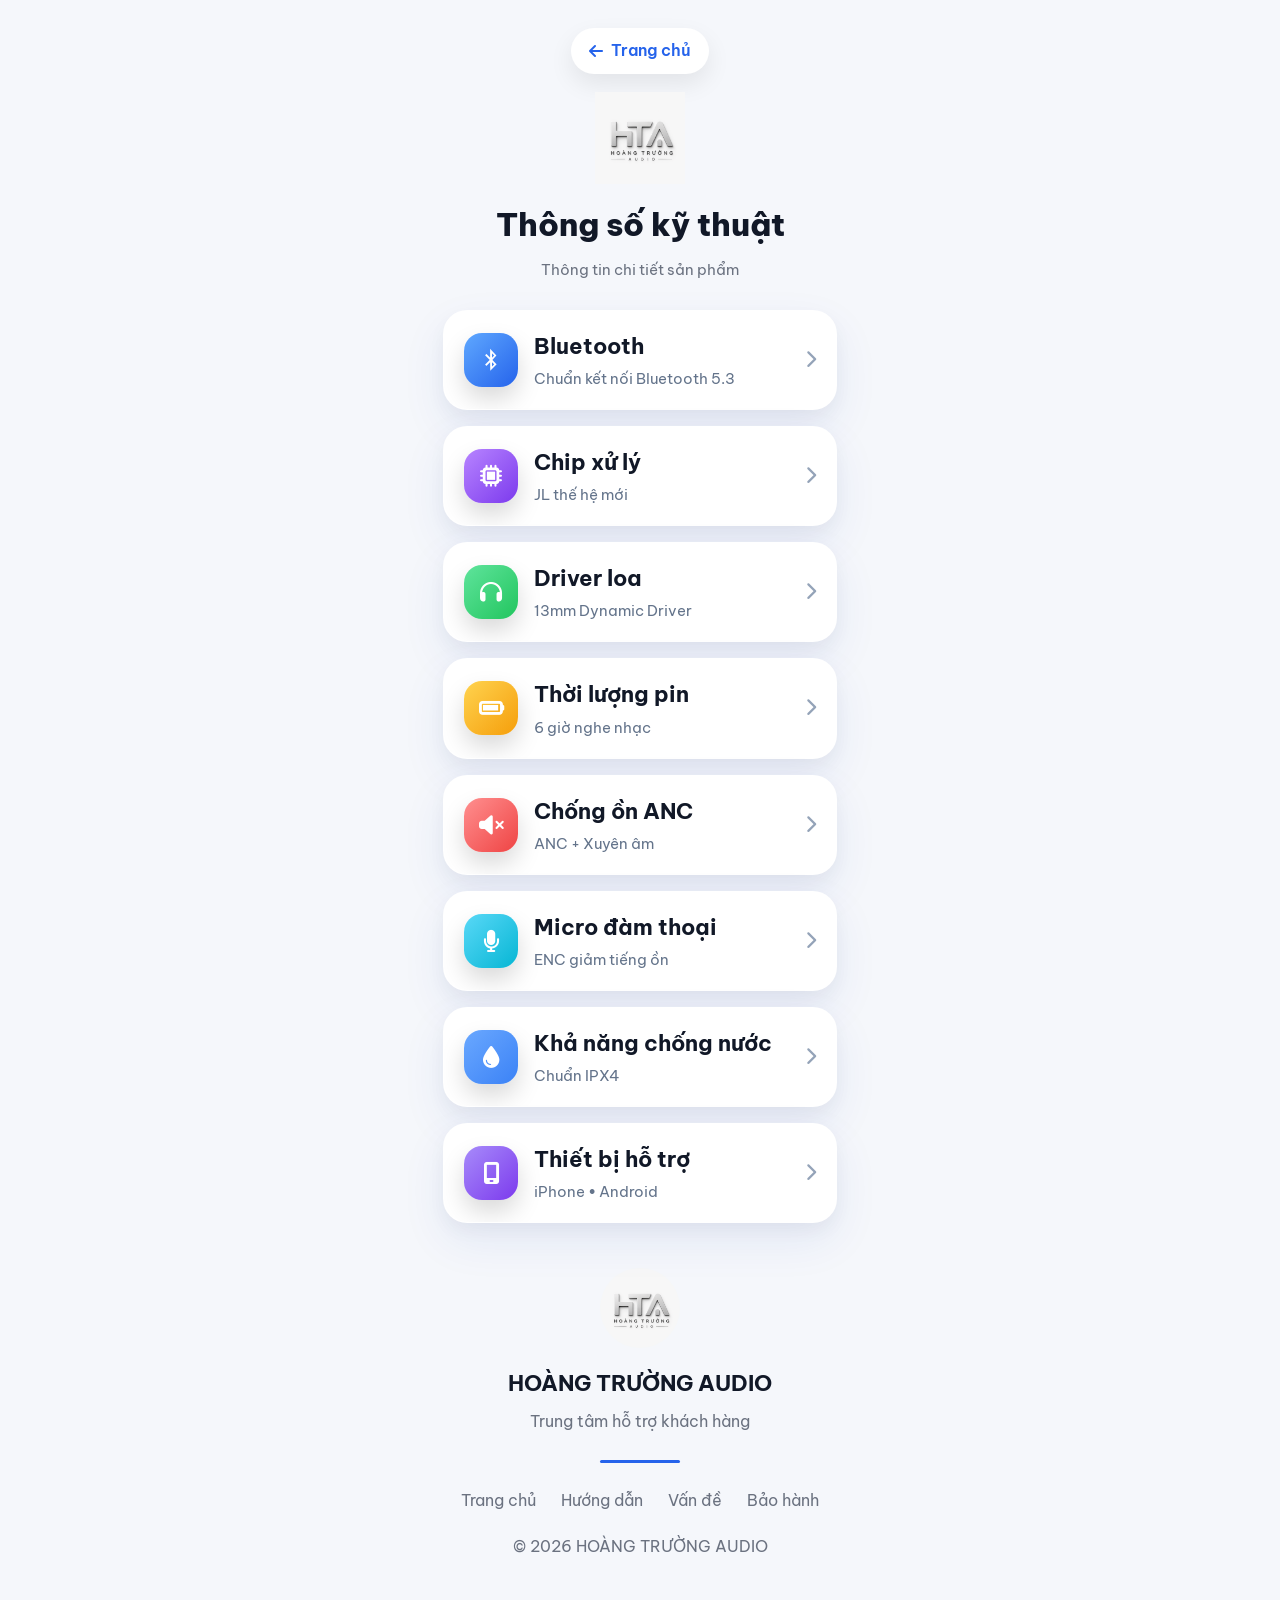
<file: thong-so.html>
<!DOCTYPE html>
<html lang="vi">

<head>

<meta charset="UTF-8">

<meta name="viewport" content="width=device-width, initial-scale=1.0">

<title>Thông số kỹ thuật | HOÀNG TRƯỜNG AUDIO</title>

<link rel="stylesheet" href="assets/css/style.css">
<link rel="stylesheet" href="assets/css/guide.css">

<link rel="preconnect" href="https://fonts.googleapis.com">

<link rel="preconnect" href="https://fonts.gstatic.com" crossorigin>

<link href="https://fonts.googleapis.com/css2?family=Be+Vietnam+Pro:wght@400;500;600;700;800&display=swap" rel="stylesheet">

<link rel="stylesheet"
href="https://cdnjs.cloudflare.com/ajax/libs/font-awesome/6.7.2/css/all.min.css">

</head>

<body>

<div class="page">

<header class="guide-header">

<a href="index.html" class="back-btn">

<i class="fa-solid fa-arrow-left"></i>

<span>Trang chủ</span>

</a>

<img src="assets/images/logo.png"

class="logo"

alt="HOÀNG TRƯỜNG AUDIO">

<h1>

Thông số kỹ thuật

</h1>

<p>

Thông tin chi tiết sản phẩm

</p>

</header>

<section class="guide-grid">

<!-- Bluetooth -->

<div class="guide-card"

data-spec="bluetooth">

<div class="left">

<div class="icon">

<i class="fa-brands fa-bluetooth-b"></i>

</div>

<div>

<h3>

Bluetooth

</h3>

<p>

Chuẩn kết nối Bluetooth 5.3

</p>

</div>

</div>

<i class="fa-solid fa-chevron-right arrow"></i>

</div>

<!-- Chip -->

<div class="guide-card"

data-spec="chip">

<div class="left">

<div class="icon">

<i class="fa-solid fa-microchip"></i>

</div>

<div>

<h3>

Chip xử lý

</h3>

<p>

JL thế hệ mới

</p>

</div>

</div>

<i class="fa-solid fa-chevron-right arrow"></i>

</div>

<!-- Driver -->

<div class="guide-card"

data-spec="driver">

<div class="left">

<div class="icon">

<i class="fa-solid fa-headphones"></i>

</div>

<div>

<h3>

Driver loa

</h3>

<p>

13mm Dynamic Driver

</p>

</div>

</div>

<i class="fa-solid fa-chevron-right arrow"></i>

</div>

<!-- Pin -->

<div class="guide-card"

data-spec="battery">

<div class="left">

<div class="icon">

<i class="fa-solid fa-battery-full"></i>

</div>

<div>

<h3>

Thời lượng pin

</h3>

<p>

6 giờ nghe nhạc

</p>

</div>

</div>

<i class="fa-solid fa-chevron-right arrow"></i>

</div>

<!-- =======================
ANC
======================= -->

<div class="guide-card" data-spec="anc">

    <div class="left">

        <div class="icon">

            <i class="fa-solid fa-volume-xmark"></i>

        </div>

        <div>

            <h3>

                Chống ồn ANC

            </h3>

            <p>

                ANC + Xuyên âm

            </p>

        </div>

    </div>

    <i class="fa-solid fa-chevron-right arrow"></i>

</div>

<!-- =======================
MICRO
======================= -->

<div class="guide-card" data-spec="mic">

    <div class="left">

        <div class="icon">

            <i class="fa-solid fa-microphone"></i>

        </div>

        <div>

            <h3>

                Micro đàm thoại

            </h3>

            <p>

                ENC giảm tiếng ồn

            </p>

        </div>

    </div>

    <i class="fa-solid fa-chevron-right arrow"></i>

</div>

<!-- =======================
CHỐNG NƯỚC
======================= -->

<div class="guide-card" data-spec="water">

    <div class="left">

        <div class="icon">

            <i class="fa-solid fa-droplet"></i>

        </div>

        <div>

            <h3>

                Khả năng chống nước

            </h3>

            <p>

                Chuẩn IPX4

            </p>

        </div>

    </div>

    <i class="fa-solid fa-chevron-right arrow"></i>

</div>

<!-- =======================
TƯƠNG THÍCH
======================= -->

<div class="guide-card" data-spec="device">

    <div class="left">

        <div class="icon">

            <i class="fa-solid fa-mobile-screen"></i>

        </div>

        <div>

            <h3>

                Thiết bị hỗ trợ

            </h3>

            <p>

                iPhone • Android

            </p>

        </div>

    </div>

    <i class="fa-solid fa-chevron-right arrow"></i>

</div>

</section>

<!-- =======================
POPUP
======================= -->

<div class="guide-modal" id="specModal">

    <div class="guide-modal-box">

        <button
            class="close-modal"
            id="closeSpec">

            <i class="fa-solid fa-xmark"></i>

        </button>

        <h2 id="specTitle"></h2>

        <div id="specContent"></div>

    </div>

</div>

</section>

<footer class="footer">

    <img src="assets/images/logo.png"
        alt="HOÀNG TRƯỜNG AUDIO">

    <h3>

        HOÀNG TRƯỜNG AUDIO

    </h3>

    <p>

        Trung tâm hỗ trợ khách hàng

    </p>

    <div class="footer-divider"></div>

    <div class="footer-links">

        <a href="index.html">Trang chủ</a>

        <a href="huong-dan.html">Hướng dẫn</a>

        <a href="van-de.html">Vấn đề</a>

        <a href="bao-hanh.html">Bảo hành</a>

    </div>

    <p class="copyright">

        © 2026 HOÀNG TRƯỜNG AUDIO

    </p>

</footer>

</div>

<script src="assets/js/app.js"></script>
<script src="assets/js/spec.js"></script>

</body>

</html>

<link rel="icon" href="assets/images/favicon.png">
</file>
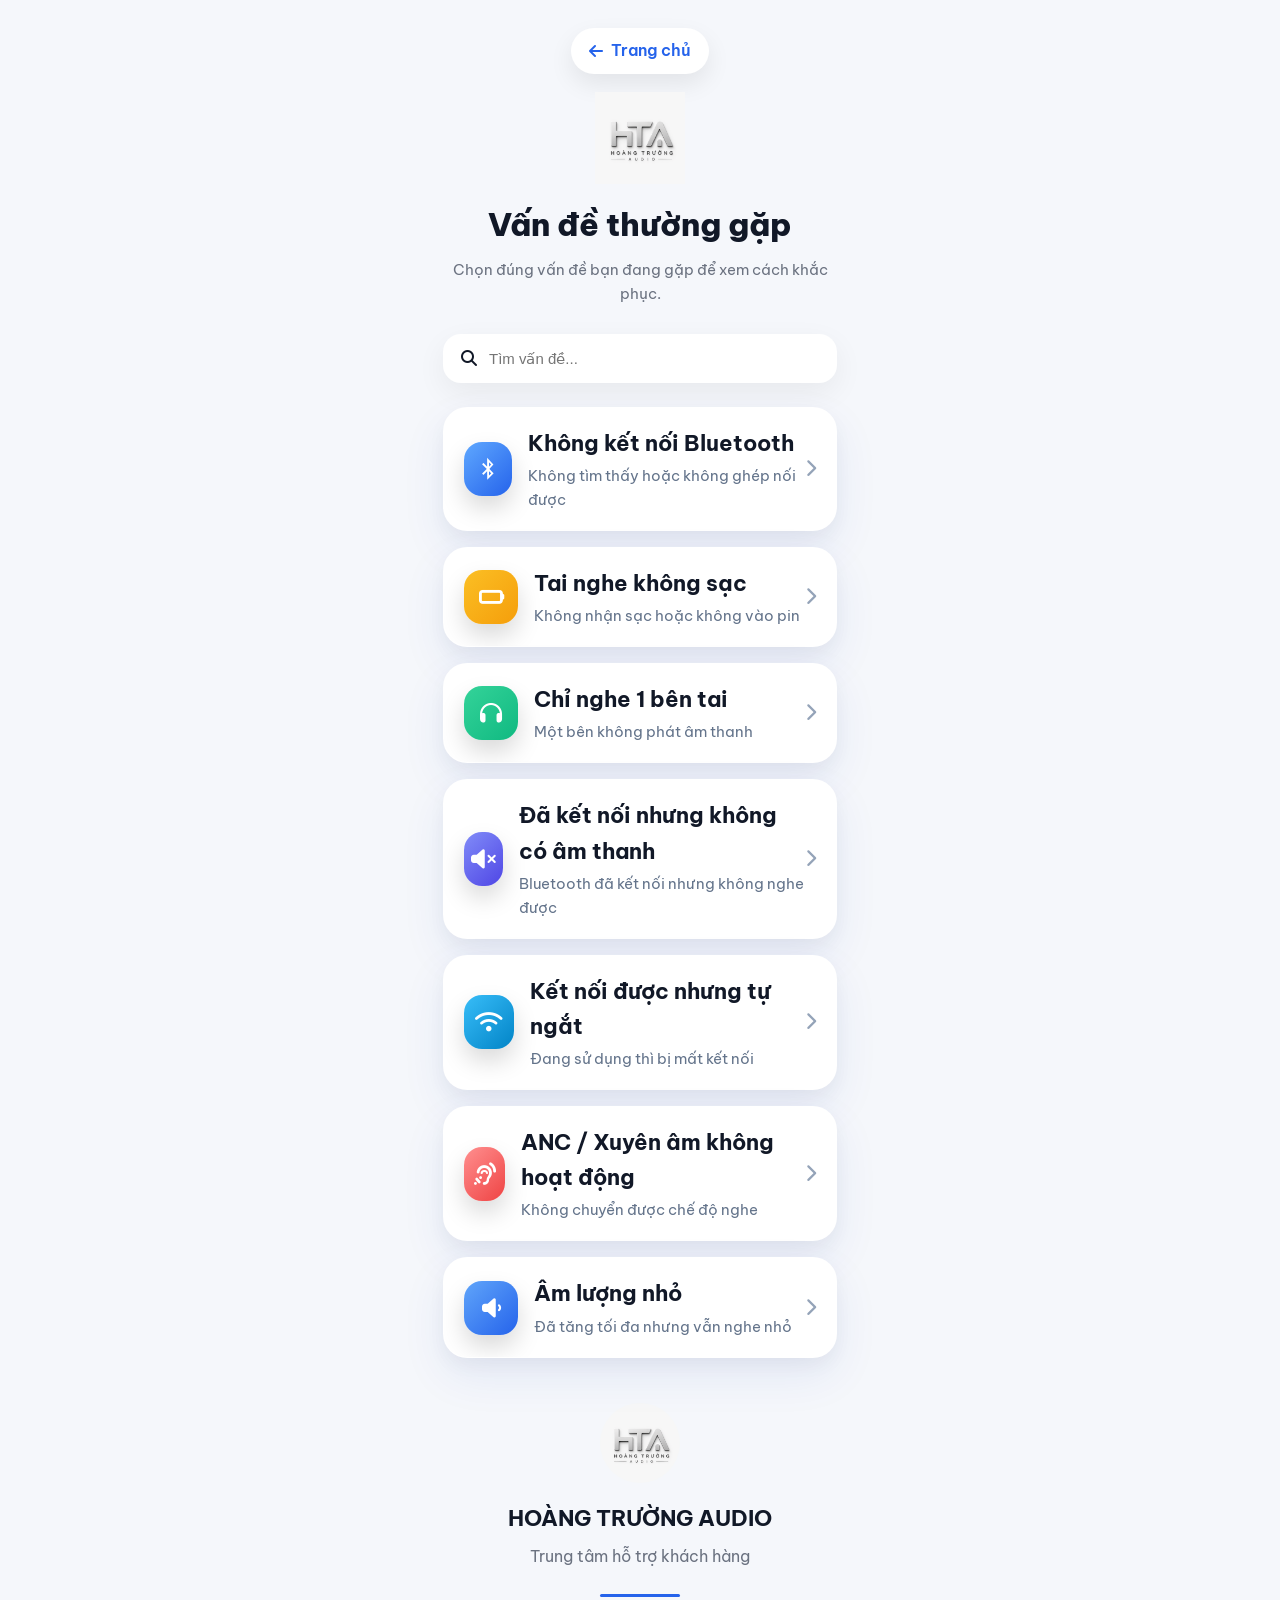
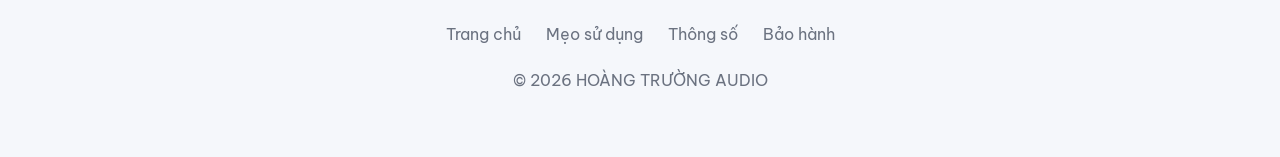
<file: van-de.html>
<!DOCTYPE html>
<html lang="vi">

<head>

<meta charset="UTF-8">
<meta name="viewport" content="width=device-width, initial-scale=1.0">

<title>Vấn đề thường gặp | HOÀNG TRƯỜNG AUDIO</title>

<link rel="icon" href="assets/images/favicon.png">

<link rel="stylesheet" href="assets/css/style.css">
<link rel="stylesheet" href="assets/css/guide.css">

<link rel="preconnect" href="https://fonts.googleapis.com">
<link rel="preconnect" href="https://fonts.gstatic.com" crossorigin>

<link href="https://fonts.googleapis.com/css2?family=Be+Vietnam+Pro:wght@400;500;600;700;800&display=swap" rel="stylesheet">

<link rel="stylesheet"
href="https://cdnjs.cloudflare.com/ajax/libs/font-awesome/6.7.2/css/all.min.css">

</head>

<body>

<div class="page">

<header class="guide-header">

<a href="index.html" class="back-btn">

<i class="fa-solid fa-arrow-left"></i>

<span>Trang chủ</span>

</a>

<img
src="assets/images/logo.png"
class="logo"
alt="HOÀNG TRƯỜNG AUDIO">

<h1>Vấn đề thường gặp</h1>

<p>
Chọn đúng vấn đề bạn đang gặp để xem cách khắc phục.
</p>

</header>

<section class="search-box">

<i class="fa-solid fa-magnifying-glass"></i>

<input
type="text"
id="searchProblem"
placeholder="Tìm vấn đề...">

</section>

<section class="guide-grid">

<!-- Bluetooth -->

<div class="guide-card" data-problem="bluetooth">

<div class="left">

<div class="icon">

<i class="fa-brands fa-bluetooth-b"></i>

</div>

<div>

<h3>Không kết nối Bluetooth</h3>

<p>Không tìm thấy hoặc không ghép nối được</p>

</div>

</div>

<i class="fa-solid fa-chevron-right arrow"></i>

</div>

<!-- Không sạc -->

<div class="guide-card" data-problem="charge">

<div class="left">

<div class="icon">

<i class="fa-solid fa-battery-empty"></i>

</div>

<div>

<h3>Tai nghe không sạc</h3>

<p>Không nhận sạc hoặc không vào pin</p>

</div>

</div>

<i class="fa-solid fa-chevron-right arrow"></i>

</div>

<!-- =======================
Chỉ nghe 1 bên
======================= -->

<div class="guide-card" data-problem="one">

    <div class="left">

        <div class="icon">

            <i class="fa-solid fa-headphones"></i>

        </div>

        <div>

            <h3>Chỉ nghe 1 bên tai</h3>

            <p>Một bên không phát âm thanh</p>

        </div>

    </div>

    <i class="fa-solid fa-chevron-right arrow"></i>

</div>

<!-- =======================
Đã kết nối nhưng không có âm thanh
======================= -->

<div class="guide-card" data-problem="nosound">

    <div class="left">

        <div class="icon">

            <i class="fa-solid fa-volume-xmark"></i>

        </div>

        <div>

            <h3>Đã kết nối nhưng không có âm thanh</h3>

            <p>Bluetooth đã kết nối nhưng không nghe được</p>

        </div>

    </div>

    <i class="fa-solid fa-chevron-right arrow"></i>

</div>

<!-- =======================
Kết nối được nhưng tự ngắt
======================= -->

<div class="guide-card" data-problem="disconnect">

    <div class="left">

        <div class="icon">

            <i class="fa-solid fa-wifi"></i>

        </div>

        <div>

            <h3>Kết nối được nhưng tự ngắt</h3>

            <p>Đang sử dụng thì bị mất kết nối</p>

        </div>

    </div>

    <i class="fa-solid fa-chevron-right arrow"></i>

</div>

<!-- =======================
ANC / Xuyên âm
======================= -->

<div class="guide-card" data-problem="anc">

    <div class="left">

        <div class="icon">

            <i class="fa-solid fa-ear-listen"></i>

        </div>

        <div>

            <h3>ANC / Xuyên âm không hoạt động</h3>

            <p>Không chuyển được chế độ nghe</p>

        </div>

    </div>

    <i class="fa-solid fa-chevron-right arrow"></i>

</div>

<!-- =======================
Âm lượng nhỏ
======================= -->

<div class="guide-card" data-problem="volume">

    <div class="left">

        <div class="icon">

            <i class="fa-solid fa-volume-low"></i>

        </div>

        <div>

            <h3>Âm lượng nhỏ</h3>

            <p>Đã tăng tối đa nhưng vẫn nghe nhỏ</p>

        </div>

    </div>

    <i class="fa-solid fa-chevron-right arrow"></i>

</div>

</section>

<!-- ==========================
POPUP
========================== -->

<div class="guide-modal" id="problemModal">

    <div class="guide-modal-box">

        <button class="close-modal" id="closeProblem">

            <i class="fa-solid fa-xmark"></i>

        </button>

        <h2 id="problemTitle"></h2>

        <video
            id="problemVideo"
            controls
            playsinline
            width="100%">
        </video>

        <div id="problemContent"></div>

        <div class="modal-buttons">

            <button class="success">

                👍 Đã khắc phục

            </button>

            <button
                class="danger"
                onclick="location.href='lien-he.html'">

                💬 Liên hệ kỹ thuật

            </button>

        </div>

    </div>

</div>

<!-- ==========================
FOOTER
========================== -->

<footer class="footer">

    <img
        src="assets/images/logo.png"
        alt="HOÀNG TRƯỜNG AUDIO">

    <h3>HOÀNG TRƯỜNG AUDIO</h3>

    <p>Trung tâm hỗ trợ khách hàng</p>

    <div class="footer-divider"></div>

    <div class="footer-links">

        <a href="index.html">
            Trang chủ
        </a>

        <a href="meo-su-dung.html">
            Mẹo sử dụng
        </a>

        <a href="thong-so.html">
            Thông số
        </a>

        <a href="bao-hanh.html">
            Bảo hành
        </a>

    </div>

    <p class="copyright">

        © 2026 HOÀNG TRƯỜNG AUDIO

    </p>

</footer>

</div>

<!-- ==========================
JAVASCRIPT
========================== -->

<script src="assets/js/app.js"></script>

<script src="assets/js/problem.js"></script>


<!-- Tự mở đúng hướng dẫn khi khách đến từ ô tìm kiếm -->
<script>
window.addEventListener('load', function () {
  const key = decodeURIComponent(location.hash.slice(1));
  if (!key) return;
  const card = Array.from(document.querySelectorAll('[data-problem]'))
    .find(el => el.getAttribute('data-problem') === key);
  if (!card) return;
  card.scrollIntoView({behavior:'smooth',block:'center'});
  // Kích hoạt chính trình xử lý popup đang có trong trang.
  setTimeout(() => card.click(), 250);
});
</script>
</body>

</html>
</file>
<file: assets/css/style.css>
/*==================================================
HOANG TRUONG AUDIO SUPPORT CENTER
Version : 1.0
Author  : ChatGPT + Truong Manh
==================================================*/


/*==================================================
RESET
==================================================*/

*{
    margin:0;
    padding:0;
    box-sizing:border-box;
}

html{
    scroll-behavior:smooth;
}

body{

    font-family:"Be Vietnam Pro",sans-serif;

    background:#f5f7fb;

    color:#111827;

    line-height:1.6;

    overflow-x:hidden;

}


/*==================================================
VARIABLE
==================================================*/

:root{

    --primary:#2563EB;

    --success:#22C55E;

    --orange:#F97316;

    --danger:#EF4444;

    --text:#111827;

    --gray:#6B7280;

    --white:#ffffff;

    --bg:#F5F7FB;

    --radius:24px;

    --transition:.28s ease;

    --shadow:

        0 15px 35px rgba(0,0,0,.06);

}


/*==================================================
CONTAINER
==================================================*/

.container{

    width:100%;

    max-width:420px;

    margin:auto;

    padding:18px;

}


/*==================================================
LINK
==================================================*/

a{

    text-decoration:none;

    color:inherit;

}


/*==================================================
IMAGE
==================================================*/

img{

    width:100%;

    display:block;

}


/*==================================================
HEADER
==================================================*/

.hero{

    text-align:center;

    margin-top:15px;

    margin-bottom:28px;

}


.logo{

    width:92px;

    height:92px;

    margin:auto;

    margin-bottom:18px;

}

.logo img{

    border-radius:50%;

    box-shadow:var(--shadow);

}


.hero h1{

    font-size:28px;

    font-weight:800;

    color:#111827;

}


.hero p{

    color:var(--gray);

    margin-top:8px;

    font-size:15px;

}


/*==================================================
BANNER
==================================================*/

.banner{

    border-radius:28px;

    overflow:hidden;

    margin-bottom:30px;

    box-shadow:var(--shadow);

}

.banner img{

    transition:.45s;

}

.banner:hover img{

    transform:scale(1.03);

}


/*==================================================
WELCOME
==================================================*/

.welcome{

    background:#fff;

    padding:22px;

    border-radius:24px;

    margin-bottom:28px;

    box-shadow:var(--shadow);

}

.welcome h2{

    font-size:24px;

    margin-bottom:12px;

}

.welcome p{

    color:var(--gray);

    margin-bottom:10px;

}
/*==================================================
MENU
==================================================*/

.menu{

    display:flex;

    flex-direction:column;

    gap:18px;

    margin-bottom:35px;

}

/*==================================================
MENU CARD
==================================================*/

.menu-card{

    position:relative;

    display:flex;

    justify-content:space-between;

    align-items:center;

    padding:22px;

    background:var(--white);

    border-radius:24px;

    overflow:hidden;

    box-shadow:0 10px 30px rgba(0,0,0,.06);

    transition:all .28s ease;

    cursor:pointer;

}

/* Thanh màu bên trái */

.menu-card::before{

    content:"";

    position:absolute;

    left:0;

    top:0;

    width:6px;

    height:100%;

    background:var(--primary);

    transition:.3s;

}

/* Hiệu ứng ánh sáng chạy */

.menu-card::after{

    content:"";

    position:absolute;

    top:0;

    left:-120%;

    width:60%;

    height:100%;

    background:linear-gradient(
        120deg,
        transparent,
        rgba(255,255,255,.65),
        transparent
    );

    transition:.6s;

}

/* Hover Desktop */

.menu-card:hover{

    transform:translateY(-5px) scale(1.02);

    box-shadow:
        0 18px 45px rgba(37,99,235,.12);

}

/* Ánh sáng chạy */

.menu-card:hover::after{

    left:160%;

}

/* Mobile Click */

.menu-card:active{

    transform:scale(.97);

}

/*==================================================
LEFT
==================================================*/

.menu-left{

    display:flex;

    align-items:center;

    gap:18px;

}

/*==================================================
ICON
==================================================*/

.menu-icon{

    width:62px;

    height:62px;

    border-radius:50%;

    display:flex;

    justify-content:center;

    align-items:center;

    font-size:28px;

    transition:.3s;

    flex-shrink:0;

}

/* Zoom icon */

.menu-card:hover .menu-icon{

    transform:scale(1.15) rotate(8deg);

}

/*==================================================
ICON COLOR
==================================================*/

.blue{

    background:#EAF3FF;

}

.green{

    background:#EAFBF1;

}

.orange{

    background:#FFF3E8;

}

.red{

    background:#FDECEC;

}

.zalo{

    background:#E8F6FF;

}

/*==================================================
TEXT
==================================================*/

.menu-card h3{

    font-size:19px;

    font-weight:700;

    color:#111827;

    margin-bottom:6px;

}

.menu-card p{

    color:#6B7280;

    font-size:14px;

}

/*==================================================
ARROW
==================================================*/

.menu-card i{

    font-size:18px;

    color:#9CA3AF;

    transition:.3s;

}

/* Mũi tên chạy */

.menu-card:hover i{

    transform:translateX(6px);

    color:var(--primary);

}
/*==================================================
SERVICE
==================================================*/

.service{

    display:grid;

    grid-template-columns:repeat(3,1fr);

    gap:14px;

    margin:35px 0;

}

.service-card{

    background:var(--white);

    border-radius:20px;

    padding:18px 12px;

    text-align:center;

    box-shadow:var(--shadow);

    transition:.3s;

}

.service-card:hover{

    transform:translateY(-5px);

}

.service-card h2{

    color:var(--primary);

    font-size:22px;

    font-weight:800;

}

.service-card span{

    display:block;

    margin-top:8px;

    color:var(--gray);

    font-size:13px;

}


/*==================================================
CONTACT BAR
==================================================*/

.contact-bar{

    display:flex;

    gap:12px;

    margin-bottom:35px;

}

.contact-bar a{

    flex:1;

    background:#fff;

    border-radius:18px;

    padding:16px;

    display:flex;

    flex-direction:column;

    align-items:center;

    justify-content:center;

    gap:8px;

    box-shadow:var(--shadow);

    transition:.28s;

}

.contact-bar a:hover{

    transform:translateY(-5px);

    background:#f8fbff;

}

.contact-bar span{

    font-size:13px;

    color:var(--gray);

}


/*==================================================
TIPS
==================================================*/

.tips{

    margin-bottom:35px;

}

.tips-box{

    background:linear-gradient(135deg,#2563EB,#3B82F6);

    color:#fff;

    border-radius:28px;

    padding:24px;

    display:flex;

    align-items:flex-start;

    gap:18px;

    box-shadow:

    0 20px 45px rgba(37,99,235,.25);

}

.tips-icon{

    width:60px;

    height:60px;

    border-radius:18px;

    background:rgba(255,255,255,.15);

    display:flex;

    justify-content:center;

    align-items:center;

    font-size:28px;

    flex-shrink:0;

}

.tips-content h3{

    font-size:22px;

    margin-bottom:10px;

}

.tips-content p{

    opacity:.9;

    font-size:14px;

    line-height:1.7;

}

.tips-button{

    display:inline-block;

    margin-top:18px;

    background:#fff;

    color:#2563EB;

    padding:12px 22px;

    border-radius:999px;

    font-weight:700;

    transition:.3s;

}

.tips-button:hover{

    transform:scale(1.05);

}


/*==================================================
FOOTER
==================================================*/

.footer{

    text-align:center;

    padding:45px 0;

}

.footer img{

    width:80px;

    margin:auto;

    margin-bottom:18px;

    border-radius:50%;

}

.footer h3{

    font-size:22px;

    margin-bottom:8px;

}

.footer p{

    color:var(--gray);

}

.footer-divider{

    width:80px;

    height:3px;

    border-radius:99px;

    background:var(--primary);

    margin:25px auto;

}

.footer-links{

    display:flex;

    justify-content:center;

    gap:25px;

    margin-bottom:20px;

}

.footer-links a{

    color:var(--gray);

    transition:.3s;

}

.footer-links a:hover{

    color:var(--primary);

}
/*==================================================
PREMIUM UI
==================================================*/

/* Nền chuyển màu nhẹ */

body{

    background:
    radial-gradient(circle at top,#ffffff,#f5f7fb 45%,#edf3ff 100%);

}

/* Card nổi hơn */

.menu-card,
.service-card,
.contact-bar a,
.welcome{

    border:1px solid rgba(255,255,255,.8);

    backdrop-filter:blur(12px);

}

/* Card khi hover */

.menu-card:hover{

    background:#fbfdff;

}

/* Card thống kê */

.service-card:hover{

    transform:translateY(-6px) scale(1.03);

}

/* Tips */

.tips-box{

    overflow:hidden;

    position:relative;

}

.tips-box::before{

    content:"";

    position:absolute;

    width:180px;

    height:180px;

    right:-80px;

    top:-80px;

    background:rgba(255,255,255,.12);

    border-radius:50%;

}

.tips-box::after{

    content:"";

    position:absolute;

    width:90px;

    height:90px;

    left:-20px;

    bottom:-20px;

    background:rgba(255,255,255,.08);

    border-radius:50%;

}

/* ===================================================
   SERVICE BANNER
=================================================== */

.service-banner{

    margin:28px 0;

    padding:22px;

    border-radius:28px;

    background:linear-gradient(135deg,#ffffff,#F8FAFF);

    box-shadow:

        0 18px 45px rgba(15,23,42,.08),

        0 8px 18px rgba(15,23,42,.05);

}

.service-title{

    display:flex;

    align-items:center;

    justify-content:center;

    gap:10px;

    margin-bottom:22px;

    font-size:18px;

    font-weight:800;

    color:#111827;

}

.service-title i{

    color:#F59E0B;

    font-size:22px;

}

.service-grid{

    display:grid;

    grid-template-columns:repeat(2,1fr);

    gap:14px;

}

.service-item{

    display:flex;

    align-items:center;

    gap:14px;

    background:#fff;

    border-radius:18px;

    padding:16px;

    transition:.28s;

    cursor:pointer;

    box-shadow:

        0 8px 18px rgba(15,23,42,.06),

        inset 0 1px rgba(255,255,255,.9);

}

.service-item:hover{

    transform:translateY(-4px);

    box-shadow:

        0 18px 35px rgba(37,99,235,.15);

}

.service-item:active{

    transform:scale(.96);

}

.service-icon{

    width:52px;

    height:52px;

    border-radius:18px;

    display:flex;

    justify-content:center;

    align-items:center;

    color:#fff;

    font-size:20px;

    flex-shrink:0;

}

.service-icon.blue{

    background:linear-gradient(135deg,#3B82F6,#2563EB);

}

.service-icon.green{

    background:linear-gradient(135deg,#22C55E,#16A34A);

}

.service-icon.orange{

    background:linear-gradient(135deg,#F59E0B,#EA580C);

}

.service-icon.red{

    background:linear-gradient(135deg,#EF4444,#DC2626);

}

.service-item h4{

    font-size:17px;

    color:#111827;

    margin-bottom:4px;

    font-weight:700;

}

.service-item p{

    font-size:13px;

    color:#6B7280;

    line-height:1.4;

}
</file>
<file: assets/css/guide.css>
/* ==========================
   MOBILE LAYOUT
========================== */

*{
    margin:0;
    padding:0;
    box-sizing:border-box;
}

body{

    background:#F5F7FB;

    font-family:"Be Vietnam Pro",sans-serif;

    display:flex;

    justify-content:center;

    min-height:100vh;

}

.page{

    width:100%;

    max-width:430px;   /* chuẩn iPhone Pro Max */

    min-height:100vh;

    padding:20px 18px 40px;

}
.guide-header{

    text-align:center;

    margin-top:10px;

    margin-bottom:28px;

}

.logo{

    width:88px;

    display:block;

    margin:20px auto 14px;

}

.guide-header h1{

    font-size:28px;

    font-weight:800;

    margin-bottom:8px;

}

.guide-header p{

    color:#6B7280;

    font-size:15px;

}
.back-btn{

    display:inline-flex;

    align-items:center;

    gap:8px;

    padding:10px 18px;

    background:white;

    border-radius:999px;

    box-shadow:0 5px 15px rgba(0,0,0,.06);

    text-decoration:none;

    color:#2563EB;

    font-weight:600;

}
.search-box{

    background:white;

    border-radius:18px;

    padding:15px 18px;

    display:flex;

    align-items:center;

    gap:12px;

    margin-bottom:26px;

    box-shadow:0 8px 25px rgba(0,0,0,.05);

}

.search-box input{

    width:100%;

    border:none;

    outline:none;

    background:none;

    font-size:15px;

}
.guide-grid{

    display:flex;

    flex-direction:column;

    gap:18px;

}

.guide-card:hover{

    transform:translateY(-3px);

    box-shadow:0 18px 40px rgba(37,99,235,.12);

}
/* ===============================
POPUP
=============================== */

.guide-modal{

    display:none;

    position:fixed;

    inset:0;

    background:rgba(0,0,0,.6);

    justify-content:center;

    align-items:center;

    padding:20px;

    z-index:9999;

}

.guide-modal-box{

    width:100%;

    max-width:420px;

    background:#fff;

    border-radius:24px;

    padding:22px;

    position:relative;

    max-height:90vh;

    overflow:auto;

}

.close-modal{

    position:absolute;

    top:15px;

    right:15px;

    width:38px;

    height:38px;

    border:none;

    border-radius:50%;

    background:#f3f4f6;

    cursor:pointer;

}

#modalTitle{

    margin-bottom:20px;

    font-size:24px;

    font-weight:700;

}

#modalVideo{

    width:100%;

    border-radius:16px;

    margin-bottom:20px;

}

.guide-content-box{

    line-height:1.8;

}

.guide-content-box ol,

.guide-content-box ul{

    padding-left:20px;

}

.guide-note{

    margin-top:20px;

    background:#EFF6FF;

    padding:15px;

    border-radius:12px;

}

.modal-buttons{

    display:flex;

    gap:10px;

    margin-top:25px;

}

.modal-buttons button{

    flex:1;

    border:none;

    padding:14px;

    border-radius:12px;

    cursor:pointer;

    font-weight:600;

}

.success{

    background:#DCFCE7;

}

.danger{

    background:#FEE2E2;

}

/* ===================================================
   HTA NEW LAYOUT
=================================================== */

.page{

    width:100%;

    max-width:430px;

    margin:0 auto;

    min-height:100vh;

    padding:18px;

}

/* ================= HEADER ================= */

.guide-header{

    text-align:center;

    margin-bottom:28px;

}

.logo{

    width:90px;

    display:block;

    margin:18px auto 15px;

}

.guide-header h1{

    font-size:32px;

    font-weight:800;

    color:#111827;

    margin:8px 0;

}

.guide-header p{

    color:#6B7280;

    font-size:15px;

}

.back-btn{

    display:inline-flex;

    align-items:center;

    gap:8px;

    padding:10px 18px;

    border-radius:999px;

    background:#fff;

    color:#2563EB;

    text-decoration:none;

    font-weight:600;

    box-shadow:0 10px 25px rgba(0,0,0,.08);

}

/* ================= SEARCH ================= */

.search-box{

    display:flex;

    align-items:center;

    gap:12px;

    background:#fff;

    padding:16px 18px;

    border-radius:18px;

    margin-bottom:24px;

    box-shadow:0 10px 30px rgba(0,0,0,.06);

}

.search-box input{

    width:100%;

    border:none;

    outline:none;

    background:none;

    font-size:15px;

}

/* ===================================================
   GUIDE CARD NEW DESIGN
=================================================== */

.guide-grid{

    display:flex;

    flex-direction:column;

    gap:16px;

}

/* ===============================
CARD
=============================== */

.guide-card{

    position:relative;

    overflow:hidden;

    display:flex;

    justify-content:space-between;

    align-items:center;

    width:100%;

    padding:18px 20px;

    border-radius:24px;

    background:#fff;

    cursor:pointer;

    transition:.35s cubic-bezier(.2,.8,.2,1);

    border:1px solid rgba(255,255,255,.8);

    box-shadow:

        0 8px 18px rgba(0,0,0,.04),

        0 18px 45px rgba(30,64,175,.08),

        inset 0 1px rgba(255,255,255,.9);

}

/* Hiệu ứng khi rê chuột */

.guide-card:hover{

    transform:

        translateY(-8px)

        scale(1.015);

    box-shadow:

        0 22px 60px rgba(37,99,235,.18),

        0 10px 22px rgba(15,23,42,.08);

}

/* Hiệu ứng khi nhấn */

.guide-card:active{

    transition:.12s;

    transform:

        scale(.96);

}

/* Bên trái */

.left{

    display:flex;

    align-items:center;

    gap:16px;

}

/* Icon */

.icon{

    width:54px;

    height:54px;

    border-radius:18px;

    display:flex;

    align-items:center;

    justify-content:center;

    color:#fff;

    font-size:22px;

    transition:.35s;

    box-shadow:

        0 12px 24px rgba(0,0,0,.15);

    position:relative;

    overflow:hidden;

}

.icon::after{

    content:"";

    position:absolute;

    width:100%;

    height:100%;

    border-radius:18px;

    background:rgba(255,255,255,.18);

    opacity:0;

    transition:.35s;

}

.guide-card:hover .icon::after{

    opacity:1;

}

/* Tiêu đề */

.guide-card h3{

    font-size:22px;

    font-weight:700;

    color:#111827;

    transition:.3s;

}

/* Mô tả */

.guide-card p{

    color:#64748B;

    font-size:15px;

    margin-top:3px;

}

/* Mũi tên */

.arrow{

    font-size:18px;

    color:#94A3B8;

    transition:all .35s ease;

}

.guide-card:hover .arrow{

    transform:translateX(8px);

    color:#2563EB;

}

.guide-card:hover .icon{

    transform:

        scale(1.12)

        rotate(8deg);

}

/* ===================================================
   POPUP
=================================================== */

.guide-modal{

    display:none;

    position:fixed;

    inset:0;

    background:rgba(15,23,42,.45);

    backdrop-filter:blur(6px);

    justify-content:center;

    align-items:center;

    z-index:999;

    padding:20px;

}

.guide-modal-box{

    width:100%;

    max-width:420px;

    max-height:90vh;

    overflow:auto;

    background:#fff;

    border-radius:24px;

    padding:26px;

    animation:popup .28s ease;

    box-shadow:

    0 12px 22px rgba(15,23,42,.05),

    0 24px 55px rgba(37,99,235,.09),

    inset 0 1px rgba(255,255,255,.95);

}

@keyframes popup{

    from{

        opacity:0;

        transform:translateY(20px) scale(.96);

    }

    to{

        opacity:1;

        transform:translateY(0) scale(1);

    }

}

.close-modal{

    width:42px;

    height:42px;

    border:none;

    border-radius:50%;

    background:#F3F4F6;

    cursor:pointer;

    float:right;

}

.guide-content-box{

    margin-top:20px;

}

.guide-content-box h3{

    margin-bottom:12px;

    font-size:20px;

}

.guide-content-box ul,

.guide-content-box ol{

    padding-left:20px;

    line-height:1.8;

}

.guide-content-box li{

    margin-bottom:8px;

}

/* Bluetooth */

.guide-card[data-spec="bluetooth"] .icon,
.guide-card[data-guide="bluetooth"] .icon,
.guide-card[data-problem="bluetooth"] .icon{

background:linear-gradient(135deg,#5FA8FF,#2563EB);

}

/* Chip */

.guide-card[data-spec="chip"] .icon{

background:linear-gradient(135deg,#B784FF,#7C3AED);

}

/* Driver */

.guide-card[data-spec="driver"] .icon{

background:linear-gradient(135deg,#5FE49C,#22C55E);

}

/* Battery */

.guide-card[data-spec="battery"] .icon{

background:linear-gradient(135deg,#FFD34F,#F59E0B);

}

/* ANC */

.guide-card[data-spec="anc"] .icon,
.guide-card[data-guide="anc"] .icon,
.guide-card[data-problem="anc"] .icon{

background:linear-gradient(135deg,#FF8F8F,#EF4444);

}

/* Mic */

.guide-card[data-spec="mic"] .icon{

background:linear-gradient(135deg,#59D8F7,#06B6D4);

}

/* Water */

.guide-card[data-spec="water"] .icon{

background:linear-gradient(135deg,#6AA8FF,#3B82F6);

}

/* Device */

.guide-card[data-spec="device"] .icon{

background:linear-gradient(135deg,#A78BFA,#7C3AED);

}

/* Reset */

.guide-card[data-guide="reset"] .icon{

background:linear-gradient(135deg,#FB923C,#EA580C);

}

/* Touch */

.guide-card[data-guide="touch"] .icon{

background:linear-gradient(135deg,#F472B6,#DB2777);

}

/* Charge */

.guide-card[data-problem="charge"] .icon{

background:linear-gradient(135deg,#FBBF24,#F59E0B);

}

/* One ear */

.guide-card[data-problem="one"] .icon{

background:linear-gradient(135deg,#34D399,#10B981);

}

/* Volume */

.guide-card[data-problem="volume"] .icon{

background:linear-gradient(135deg,#60A5FA,#2563EB);

}

/* ==========================
SHINE EFFECT
========================== */

.guide-card::before{

    content:"";

    position:absolute;

    top:0;

    left:-120%;

    width:80px;

    height:100%;

    background:

    linear-gradient(

        90deg,

        transparent,

        rgba(255,255,255,.65),

        transparent

    );

    transform:skewX(-25deg);

    transition:.8s;

}

.guide-card:hover::before{

    left:140%;

}

/*=============================
 ACCORDION
=============================*/

.accordion-item{

background:#fff;

border-radius:18px;

margin-bottom:14px;

box-shadow:0 8px 24px rgba(0,0,0,.06);

overflow:hidden;

}

.accordion{

width:100%;

padding:18px 20px;

display:flex;

justify-content:space-between;

align-items:center;

background:#fff;

border:none;

cursor:pointer;

font-size:17px;

font-weight:700;

color:#111827;

}

.accordion span{

display:flex;

align-items:center;

gap:12px;

}

.accordion i{

transition:.3s;

}

.accordion.active i:last-child{

transform:rotate(180deg);

}

.panel{

max-height:0;

overflow:hidden;

transition:max-height .35s ease;

background:#f8fafc;

}

.panel p{

padding:18px 20px;

margin:0;

font-size:15px;

line-height:1.8;

color:#6b7280;

}

.guide-card[data-problem="nosound"] .icon{
    background:linear-gradient(135deg,#818CF8,#4F46E5);
}

.guide-card[data-problem="disconnect"] .icon{
    background:linear-gradient(135deg,#38BDF8,#0284C7);
}
</file>
